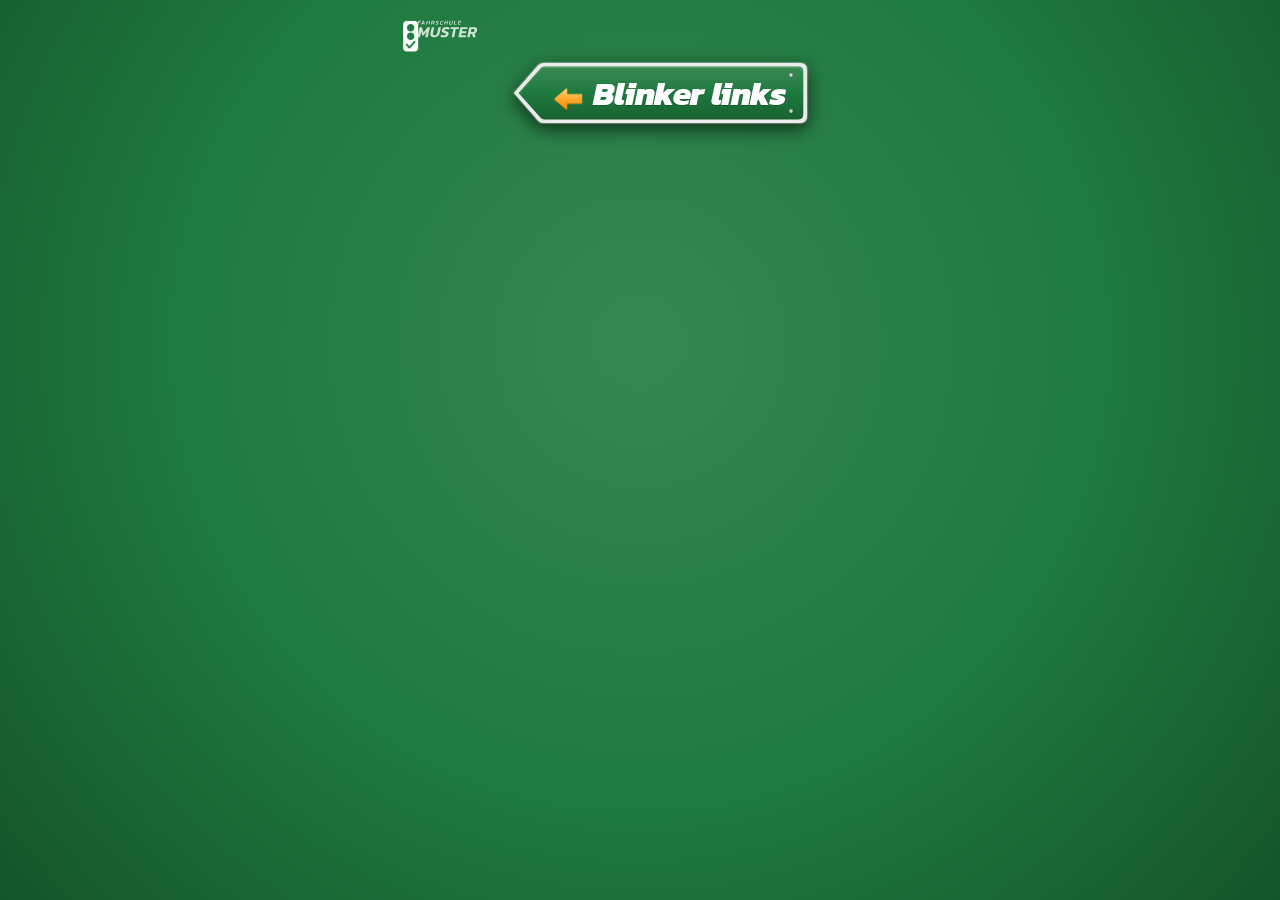
<file: index.html>
<!doctype html>
<html lang="de">
<head>
<meta charset="utf-8">
<meta name="viewport" content="width=device-width, initial-scale=1, viewport-fit=cover">
<meta name="theme-color" content="#1E7A3E">
<title>Blinker links – Fahrschule Muster</title>
<link rel="manifest" href="blinker-links.webmanifest">
<link rel="icon" type="image/svg+xml" href="icons/icon.svg">
<link rel="icon" type="image/png" sizes="64x64" href="icons/favicon.png">
<link rel="apple-touch-icon" href="icons/apple-touch-icon.png">
<meta name="apple-mobile-web-app-capable" content="yes">
<meta name="mobile-web-app-capable" content="yes">
<meta name="apple-mobile-web-app-title" content="Blinker links">
<meta name="apple-mobile-web-app-status-bar-style" content="default">
<link rel="preload" href="schrift/kanit-extrabolditalic.woff2" as="font" type="font/woff2" crossorigin>
<link rel="preload" href="schrift/kanit-regular.woff2" as="font" type="font/woff2" crossorigin>
<link rel="stylesheet" href="schrift/schrift.css">
<link rel="stylesheet" href="start/start.css">
<script src="kunde/kunde.js"></script>
<script>
// Intro nur beim ersten Öffnen je Sitzung (oder mit #intro in der Adresse); Klasse vor dem ersten Bild setzen
(function () {
  var k = 'mg:intro:blinker-links:' + ((window.KUNDE || {}).firma || ''), gesehen = null;
  try { gesehen = sessionStorage.getItem(k); } catch (e) { gesehen = '1'; }
  document.documentElement.classList.add(!gesehen || /^#intro\b/.test(location.hash) ? 'intro' : 'ohne-intro');
  var f = ((window.KUNDE || {}).farben || {}).haupt;
  if (f) { document.querySelector('meta[name="theme-color"]').content = f; document.documentElement.style.setProperty('--gruen', f); }
})();
</script>
</head>
<body>
<div class="seite">
  <section class="oben">
    <header class="kopf">
      <div class="logo" id="logo" role="img" aria-label="Fahrschule Muster"></div>
      <button class="ton" id="tonKnopf" type="button" aria-label="Ton an oder aus"></button>
    </header>
    <h1 class="titelzeile" id="titel">
      <span class="schild" id="titelSchild">
        <svg class="platte" viewBox="0 0 300 62" preserveAspectRatio="none" aria-hidden="true">
          <defs><linearGradient id="blech" x1="0" y1="0" x2="0" y2="1"><stop offset="0" class="hell"/><stop offset=".5" class="mitte"/><stop offset="1" class="dunkel"/></linearGradient></defs>
          <path d="M6 31 30 3.5Q32 1 35.5 1H292q7 0 7 7v46q0 7-7 7H35.5Q32 61 30 58.5Z" fill="#e9ece9"/>
          <path d="M10.5 31 32.6 6.2Q34 4.6 36.4 4.6H290.4q4.9 0 4.9 4.9v43q0 4.9-4.9 4.9H36.4Q34 57.4 32.6 55.8Z" fill="url(#blech)"/>
          <path d="M11.5 31 32.6 7.2Q34 5.6 36.4 5.6H290.4q3.9 0 3.9 3.9" fill="none" stroke="#fff" stroke-opacity=".18" stroke-width="1"/>
          <circle cx="283" cy="13" r="1.9" fill="#cfd5d0"/><circle cx="283" cy="49" r="1.9" fill="#cfd5d0"/>
          <circle cx="283" cy="13.4" r="1.9" fill="none" stroke="rgba(0,0,0,.25)" stroke-width=".6"/><circle cx="283" cy="49.4" r="1.9" fill="none" stroke="rgba(0,0,0,.25)" stroke-width=".6"/>
        </svg>
        <span class="inhalt">
          <svg class="pfeil" id="titelPfeil" viewBox="-1 -1 36 28" aria-hidden="true"><defs><linearGradient id="og" x1="0" y1="0" x2="0" y2="1"><stop offset="0" stop-color="#ffc354"/><stop offset=".55" stop-color="#ff9a1a"/><stop offset="1" stop-color="#f07d00"/></linearGradient></defs>
            <path d="M1 13 15 1v7h18v10H15v7z" fill="url(#og)" stroke="url(#og)" stroke-width="1.6" stroke-linejoin="round"/>
            <path d="M3.2 13 14 3.8" stroke="#fff" stroke-opacity=".45" stroke-width="1" stroke-linecap="round" fill="none"/></svg>
          <span class="name" id="titelName">Blinker links</span>
        </span>
      </span>
    </h1>
  </section>

  <section class="scheibe-rahmen" id="scheibe" aria-hidden="true"><div class="scheibe"></div></section>

  <main class="brett" id="brett">
    <div class="kombi" id="kombi">
      <div class="blink l" id="blinkL"><svg viewBox="0 0 34 26" aria-hidden="true"><path d="M1 13 15 1v7h18v10H15v7z"/></svg></div>
      <div class="blink r"><svg viewBox="0 0 34 26" aria-hidden="true"><path d="M33 13 19 1v7H1v10h18v7z"/></svg></div>
      <div class="mini l"><b id="statFahrten">–</b><span>Fahrten</span></div>
      <button class="mini r" id="statKartenKnopf" type="button" aria-label="Führerscheinmappe öffnen"><b id="statKarten">0</b><span>Karten<br>von 100</span><i><em id="statKartenBalken"></em></i></button>
      <div class="tacho" id="tacho" role="img" aria-label="Dein Bestwert"><svg id="tachoSvg" viewBox="0 0 200 200"></svg></div>
      <div class="lcd" id="lcd" hidden></div>
    </div>
    <div class="leuchten" id="leuchten" role="radiogroup" aria-label="Stufe wählen"></div>
    <a class="start" id="spielen" href="fahrschule-blinker-links/"><span><svg viewBox="0 0 24 24" aria-hidden="true"><path d="M12 3v8M7 6.3a7.5 7.5 0 1 0 10 0"/></svg><b>Go</b></span></a>
    <button class="mappe-knopf" id="mappeKnopf" type="button"><svg viewBox="0 0 20 16" aria-hidden="true"><rect x="1" y="2" width="12" height="12" rx="1.5"/><rect x="6" y="1" width="12" height="12" rx="1.5"/></svg><span>Führerscheinmappe</span><b>0/100</b></button>
    <footer class="fuss" id="fuss"></footer>
  </main>
</div>

<script src="start/basis.js"></script>
<script src="start/texte.js"></script>
<script src="start/takt.js"></script>
<script src="start/icon.js"></script>
<script src="start/start.js"></script>
<script src="klaenge/liste.js"></script>
<script src="start/klang.js"></script>
<script src="start/mappe.js"></script>
<script src="start/intro.js"></script>
<script>
if ('serviceWorker' in navigator && location.protocol !== 'file:') navigator.serviceWorker.register('sw.js').catch(function () {});
</script>
</body>
</html>
</file>
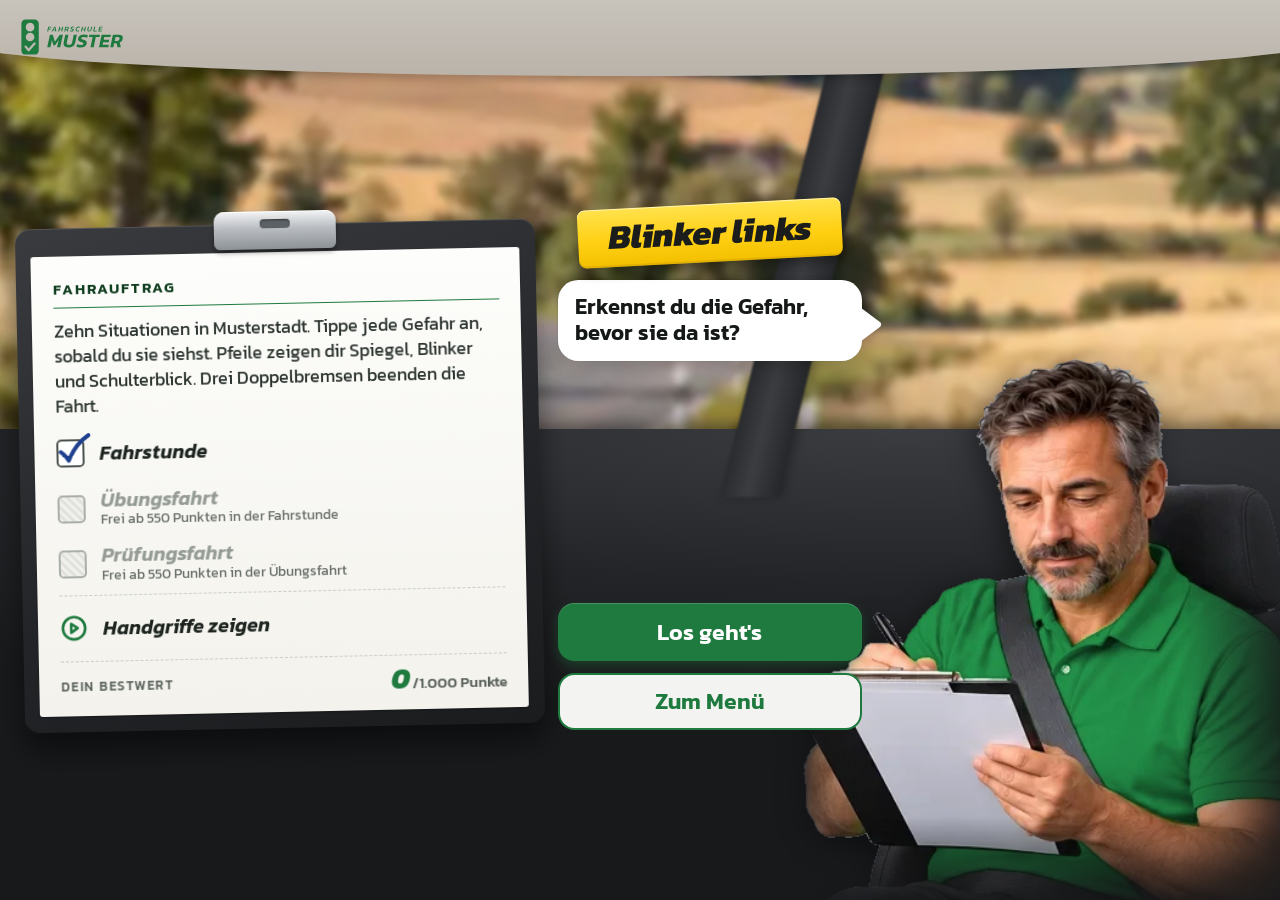
<file: fahrschule-blinker-links/index.html>
<!doctype html>
<html lang="de">
<head>
<meta charset="utf-8">
<meta name="viewport" content="width=device-width, initial-scale=1, viewport-fit=cover">
<meta name="theme-color" content="#1E7A3E">
<title>Blinker links – Fahrschule Muster</title>
<link rel="stylesheet" href="rahmen.css">
<link rel="preload" href="../schrift/kanit-extrabolditalic.woff2" as="font" type="font/woff2" crossorigin>
<link rel="preload" href="../schrift/kanit-regular.woff2" as="font" type="font/woff2" crossorigin>
<link rel="stylesheet" href="../schrift/schrift.css">
<link rel="stylesheet" href="blinker.css">
<link rel="icon" type="image/svg+xml" href="../icons/icon.svg">
<link rel="icon" type="image/png" sizes="64x64" href="../icons/favicon.png">
<!-- App-Installation auch direkt aus dem Spiel (gleiche App wie die Startseite) -->
<link rel="manifest" href="../blinker-links.webmanifest">
<link rel="apple-touch-icon" href="../icons/apple-touch-icon.png">
<meta name="apple-mobile-web-app-capable" content="yes">
<meta name="mobile-web-app-capable" content="yes">
<meta name="apple-mobile-web-app-title" content="Blinker links">
</head>
<body>
<!-- Kundendaten liegen einmal für die ganze Sammlung in ../kunde/ (Startseite und Spiel) -->
<script src="../kunde/kunde.js"></script>
<script>window.KUNDE.startseite = window.KUNDE.startseite || '../';</script>
<script src="rahmen.js"></script>
<script src="../start/basis.js"></script>
<script src="../start/takt.js"></script>
<!-- Ton (Phase 4): Liste aus Material/Skripte/blinker-ton.py, Steuerung für Startseite und Spiel -->
<script src="../klaenge/liste.js"></script>
<script src="../start/klang.js"></script>
<!-- texte.js erzeugt Material/Skripte/texte-bauen.py (nicht von Hand ändern) -->
<script src="daten.js"></script>
<script src="texte.js"></script>
<script src="bilder.js"></script>
<script src="szene.js"></script>
<script src="schirme.js"></script>
<script src="vorlagen.js"></script>
<script src="spiel.js"></script>
<script>
// Service Worker der Sammlung (eine Ebene höher, gilt für Startseite und Spiel) – auch wenn das Spiel direkt geöffnet wird
if ('serviceWorker' in navigator && location.protocol !== 'file:') navigator.serviceWorker.register('../sw.js', { scope: '../' }).catch(function () {});
</script>
</body>
</html>
</file>
<file: schrift/schrift.css>
/* Schrift der Sammlung „Blinker links“: nur Kanit (SIL Open Font License 1.1, siehe OFL-Kanit.txt) – Logo-Schrift der
   Musterfirma, in keinem anderen Baukasten verwendet. Teilmenge Latein + Deutsch als WOFF2, erzeugt mit
   node Material/Skripte/schrift-woff2.js Material/Schriften/Kanit <tmp> Kanit Kanit-Light.ttf:300 … Kanit-ExtraBoldItalic.ttf:800
   Schnitte: 300 Footer, 400 Text, 500 Tafeln/Schalter, 600 Knöpfe/Zahlen, 600 kursiv Stufen-Schilder, 800 kursiv Titel/Band/Punkte.
   Andere Gewichte nehmen den nächsten Schnitt. */
@font-face { font-family: 'Kanit'; font-style: normal; font-weight: 300; font-display: swap;
  src: url('kanit-light.woff2') format('woff2'); unicode-range: U+0020-007E, U+00A0-00FF, U+0152-0153, U+1E9E, U+2013-2014, U+2018-201A, U+201C-201E, U+2022, U+2026, U+20AC, U+2190, U+2192, U+2212, U+2248; }
@font-face { font-family: 'Kanit'; font-style: normal; font-weight: 400; font-display: swap;
  src: url('kanit-regular.woff2') format('woff2'); unicode-range: U+0020-007E, U+00A0-00FF, U+0152-0153, U+1E9E, U+2013-2014, U+2018-201A, U+201C-201E, U+2022, U+2026, U+20AC, U+2190, U+2192, U+2212, U+2248; }
@font-face { font-family: 'Kanit'; font-style: normal; font-weight: 500; font-display: swap;
  src: url('kanit-medium.woff2') format('woff2'); unicode-range: U+0020-007E, U+00A0-00FF, U+0152-0153, U+1E9E, U+2013-2014, U+2018-201A, U+201C-201E, U+2022, U+2026, U+20AC, U+2190, U+2192, U+2212, U+2248; }
@font-face { font-family: 'Kanit'; font-style: normal; font-weight: 600 700; font-display: swap;
  src: url('kanit-semibold.woff2') format('woff2'); unicode-range: U+0020-007E, U+00A0-00FF, U+0152-0153, U+1E9E, U+2013-2014, U+2018-201A, U+201C-201E, U+2022, U+2026, U+20AC, U+2190, U+2192, U+2212, U+2248; }
@font-face { font-family: 'Kanit'; font-style: italic; font-weight: 500 700; font-display: swap;
  src: url('kanit-semibolditalic.woff2') format('woff2'); unicode-range: U+0020-007E, U+00A0-00FF, U+0152-0153, U+1E9E, U+2013-2014, U+2018-201A, U+201C-201E, U+2022, U+2026, U+20AC, U+2190, U+2192, U+2212, U+2248; }
@font-face { font-family: 'Kanit'; font-style: italic; font-weight: 800 900; font-display: swap;
  src: url('kanit-extrabolditalic.woff2') format('woff2'); unicode-range: U+0020-007E, U+00A0-00FF, U+0152-0153, U+1E9E, U+2013-2014, U+2018-201A, U+201C-201E, U+2022, U+2026, U+20AC, U+2190, U+2192, U+2212, U+2248; }
</file>
<file: start/start.css>
/* Startseite „Blinker links“ – Layout A „Cockpit“ mit Titel V3 „Wegweiser“ (MZ, 28.10.2026).
   Oben heller Himmel mit Logo (links) und Titel-Schild, darunter der Blick durch die Scheibe, dann das Armaturenbrett:
   Kombiinstrument (Blinkerpfeile, Fahrten, Karten, Tacho mit Bestwert, Anzeige), Kontrollleuchten je Stufe, Startknopf.
   Hochformat: eine Spalte (max. 520 px breit, Rest dunkel). Flaches Querformat: zwei Spalten (links Titel + Scheibe). */
:root {
  --gruen: #1E7A3E;
  --gruen-hell: color-mix(in srgb, var(--gruen), #fff 12%);
  --gruen-dunkel: color-mix(in srgb, var(--gruen), #000 20%);
  --licht: #3ddc6f; --orange: #ff9a1a;
  --rauschen: url("data:image/svg+xml,%3Csvg xmlns='http://www.w3.org/2000/svg' width='180' height='180'%3E%3Cfilter id='n'%3E%3CfeTurbulence type='fractalNoise' baseFrequency='.85' numOctaves='3' stitchTiles='stitch'/%3E%3CfeColorMatrix values='0 0 0 0 0 0 0 0 0 0 0 0 0 0 0 0 0 0 .16 0'/%3E%3C/filter%3E%3Crect width='100%25' height='100%25' filter='url(%23n)'/%3E%3C/svg%3E");
  --fein: url("data:image/svg+xml,%3Csvg xmlns='http://www.w3.org/2000/svg' width='180' height='180'%3E%3Cfilter id='n'%3E%3CfeTurbulence type='fractalNoise' baseFrequency='.75' numOctaves='3' stitchTiles='stitch'/%3E%3CfeColorMatrix values='0 0 0 0 0 0 0 0 0 0 0 0 0 0 0 0 0 0 .07 0'/%3E%3C/filter%3E%3Crect width='100%25' height='100%25' filter='url(%23n)'/%3E%3C/svg%3E");
  /* Tacho-Größe: wächst mit der Breite, schrumpft auf niedrigen Bildschirmen */
  --t: clamp(150px, min(54vw, 26vh), 212px);
}
* { box-sizing: border-box; margin: 0; padding: 0; }
html, body { min-height: 100%; }
body {
  background: #111214; color: #1d2420; font-family: 'Kanit', 'Segoe UI', Arial, sans-serif;
  -webkit-tap-highlight-color: transparent; -webkit-font-smoothing: antialiased; overflow-x: hidden;
}
.seite {
  position: relative; max-width: 520px; margin: 0 auto; min-height: 100vh; min-height: 100dvh;
  display: flex; flex-direction: column; background: #16181a; overflow: hidden;
  box-shadow: 0 0 60px rgba(0,0,0,.5);
}

/* ---------- oben: Himmel, Logo, Titel ---------- */
.oben {
  position: relative; z-index: 2; flex: none; padding-bottom: 16px;
  background: var(--fein), linear-gradient(#ecebe7, #dddbd5); background-size: 180px, auto;
}
.kopf {
  display: flex; justify-content: space-between; align-items: center; height: 58px;
  padding: 0 16px; padding-top: env(safe-area-inset-top, 0px); padding-left: max(16px, env(safe-area-inset-left, 0px));
}
.logo { height: 30px; display: flex; align-items: center; }
.logo svg, .logo img { height: 30px; width: auto; display: block; }
.logo svg { --mf-zeichen: var(--gruen); --mf-schrift: var(--gruen); }
.logo svg path { transition: fill .5s ease; }
.ton {
  width: 36px; height: 36px; border-radius: 50%; border: 0; cursor: pointer; flex: none;
  display: grid; place-items: center; background: color-mix(in srgb, var(--gruen), transparent 88%);
  transition: transform .18s ease, background-color .18s ease;
}
.ton svg { width: 18px; height: 18px; fill: var(--gruen); }
.ton:hover { transform: scale(1.08); }
.ton:active { transform: scale(.92); }

.titelzeile { display: flex; justify-content: center; margin-top: 4px; font-weight: inherit; }
.schild {
  position: relative; display: block; width: min(300px, 84vw); height: 62px;
  filter: drop-shadow(0 3px 3px rgba(0,0,0,.28)) drop-shadow(0 1px 0 rgba(0,0,0,.25));
}
.schild .platte { position: absolute; inset: 0; width: 100%; height: 100%; overflow: visible; }
.schild stop.hell { stop-color: var(--gruen-hell); } .schild stop.mitte { stop-color: var(--gruen); } .schild stop.dunkel { stop-color: var(--gruen-dunkel); }
.schild .inhalt { position: absolute; left: 12.5%; right: 5%; top: 0; bottom: 0; display: flex; align-items: center; justify-content: center; gap: 10px; }
.schild .pfeil { width: 30px; height: 23px; flex: none; overflow: visible; filter: drop-shadow(0 1px 0 rgba(0,0,0,.25)); }
.schild .name { font: italic 800 clamp(27px, 8.8vw, 33px)/1 'Kanit', sans-serif; letter-spacing: -.4px; color: #fff; text-shadow: 0 1px 0 rgba(0,0,0,.18); white-space: nowrap; }
/* Slogan unter dem Schild entfernt (MZ, 29.10.2026) – Titel steht dafür mit gleichem Luftraum oben und unten */

/* ---------- Blick durch die Scheibe ---------- */
.scheibe-rahmen {
  position: relative; flex: 1 1 84px; min-height: 84px; max-height: 30vh;   /* Phase-5-Korrektur: wächst nur in freien Platz – Startseite 375 × 812 ohne Scrollen */
  background: linear-gradient(#2b2d30, #1d1f22);
}
.scheibe {
  position: absolute; inset: 0; background: url(scheibe.webp) center 30%/cover;
  clip-path: polygon(7% 0, 93% 0, 100% 100%, 0 100%);
}
.scheibe::after { content: ""; position: absolute; inset: 0; background: linear-gradient(rgba(0,0,0,.28), rgba(0,0,0,0) 22%, rgba(0,0,0,0) 70%, rgba(0,0,0,.35)); }

/* ---------- Armaturenbrett ---------- */
.brett {
  position: relative; z-index: 1; flex: none; margin-top: -30px; padding: 30px 14px 0;
  border-radius: 50% 50% 0 0 / 40px 40px 0 0; display: flex; flex-direction: column; align-items: stretch;
  background: var(--rauschen), linear-gradient(#2c2f33, #1b1d20 90px, #141517); background-size: 180px, auto;
  box-shadow: 0 -6px 14px rgba(0,0,0,.45), inset 0 1.5px 0 rgba(255,255,255,.12);
}
.brett::before {
  content: ""; position: absolute; left: 10px; right: 10px; top: 9px; height: 60px; pointer-events: none;
  border-top: 1.6px dashed color-mix(in srgb, var(--gruen), #fff 25%); opacity: .75; border-radius: 50% 50% 0 0 / 34px 34px 0 0;
}
/* Kombi-Instrument (MZ, 29.10.2026): Tacho und Zahlen mittig. Mit Anzeigezeile (nach Fahrten) oben/unten je 7 px, ohne Zeile
   (.ohne-lcd, vor der ersten Fahrt) ist das Instrument flacher und der Tacho sitzt mit je 14 px Luft in der Mitte.
   Fahrten/Karten: senkrecht um die Tacho-Mitte, waagerecht mittig zwischen Rand und Tacho. */
.kombi {
  --oben: 7px;
  position: relative; height: calc(var(--t) + 42px); border-radius: 26px 26px 20px 20px;
  background: radial-gradient(ellipse at 50% 0, #1d2124, #0b0d0e 70%);
  box-shadow: inset 0 10px 18px rgba(0,0,0,.8), inset 0 0 0 1px rgba(255,255,255,.06), 0 1px 0 rgba(255,255,255,.07);
}
.kombi.ohne-lcd { --oben: 14px; height: calc(var(--t) + 28px); }
.tacho { position: absolute; left: 50%; top: var(--oben); width: var(--t); height: var(--t); margin-left: calc(var(--t) / -2); }
.tacho svg { width: 100%; height: 100%; display: block; overflow: visible; }
.blink { position: absolute; top: 20px; width: 34px; height: 26px; }
.blink.l { left: 20px; } .blink.r { right: 20px; }
.blink svg { width: 100%; height: 100%; display: block; }
.blink.r svg path { fill: #26302a; }
.blink.l svg path { fill: #26302a; }
.blink.l .an { fill: var(--licht); }
.mini { position: absolute; top: calc(var(--oben) + var(--t) / 2 - 22px); width: 60px; text-align: center; color: #cfd6d2; }
.mini.l { left: max(4px, calc(25% - var(--t) / 4 - 30px)); } .mini.r { right: max(4px, calc(25% - var(--t) / 4 - 30px)); }
.mini b { display: block; font: 600 21px/1 'Kanit', sans-serif; color: #fff; font-variant-numeric: tabular-nums; }
.mini span { font: 400 9.5px/1.2 'Kanit', sans-serif; color: #8e9893; letter-spacing: .3px; }
.mini i { display: block; height: 4px; border-radius: 2px; background: #2b302d; margin: 6px 4px 0; overflow: hidden; }
.mini i em { display: block; height: 100%; width: 0; background: var(--licht); transition: width 1s ease .6s; }
.lcd {
  position: absolute; left: 44px; right: 44px; bottom: 7px; height: 28px; border-radius: 7px; padding: 0 8px;
  background: linear-gradient(#0f1513, #09100c); box-shadow: inset 0 0 0 1px rgba(61,220,111,.18);
  display: flex; align-items: center; justify-content: center; gap: 6px; white-space: nowrap; overflow: hidden;
  font: 400 10.5px 'Kanit', sans-serif; color: #bfe9cb; letter-spacing: .2px;
}
.lcd b { font-weight: 600; color: #fff; }
.lcd[hidden] { display: none; }

.leuchten { display: flex; gap: 8px; margin-top: 12px; }
.leuchte {
  flex: 1; border: 0; border-radius: 12px; padding: 8px 4px 7px; text-align: center; cursor: pointer; font: inherit;
  background: linear-gradient(#101213, #0b0c0d); color: inherit; position: relative;
  box-shadow: inset 0 1px 3px rgba(0,0,0,.8), 0 1px 0 rgba(255,255,255,.06);
  transition: transform .18s ease, box-shadow .25s ease;
}
.leuchte svg { width: 30px; height: 30px; display: block; margin: 0 auto 4px; fill: none; stroke: var(--licht); stroke-width: 2.2; stroke-linecap: round; stroke-linejoin: round; filter: drop-shadow(0 0 3px rgba(61,220,111,.8)); }
.leuchte span { display: block; font: 400 10.5px 'Kanit', sans-serif; color: #aab4ae; }
.leuchte b { display: block; font: 600 17px/1.15 'Kanit', sans-serif; color: #fff; font-variant-numeric: tabular-nums; }
.leuchte.an { box-shadow: inset 0 1px 3px rgba(0,0,0,.8), 0 0 0 1.5px var(--licht), 0 0 12px rgba(61,220,111,.35); }
.leuchte:not(.aus):hover { transform: translateY(-2px); }
.leuchte:not(.aus):active { transform: scale(.96); }
.leuchte.aus { cursor: default; }
.leuchte.aus svg { stroke: #3a403c; filter: none; }
.leuchte.aus span { color: #59605b; } .leuchte.aus b { color: #3f4541; }

.start {
  display: block; align-self: center; margin: clamp(12px, 2.4vh, 22px) 0 clamp(16px, 2.6vh, 26px);   /* unten mehr Luft zur Mappe (MZ, 29.10.2026) */ width: clamp(88px, 12.5vh, 108px); aspect-ratio: 1; border-radius: 50%; padding: 7px;
  background: conic-gradient(from 200deg, #9aa0a3, #e9ecee, #7d8386, #d7dadc, #8a9093, #f2f4f5, #9aa0a3);
  box-shadow: 0 8px 16px rgba(0,0,0,.6); text-decoration: none; transition: transform .2s ease;
}
.start > span {
  width: 100%; height: 100%; border-radius: 50%; display: flex; flex-direction: column; align-items: center; justify-content: center; color: #fff;
  background: radial-gradient(circle at 50% 35%, #2b2f31, #0e1011 70%);
  box-shadow: inset 0 0 0 2.5px var(--licht), 0 0 14px rgba(61,220,111,.55), inset 0 0 12px rgba(61,220,111,.35);
  animation: startGlimmen 2.6s ease-in-out infinite;
}
.start svg { width: 18px; height: 18px; fill: none; stroke: var(--licht); stroke-width: 2.4; stroke-linecap: round; margin-bottom: 1px; }
.start b { font: 600 30px/1 'Kanit', sans-serif; letter-spacing: .5px; margin-bottom: 4px; }   /* „Go“ (MZ, 29.10.2026) */
.start:hover { transform: scale(1.05); }
.start:active { transform: scale(.95); }
/* Leerlauf (MZ, 29.10.2026): alle 2,8s ein kurzer Vibrations-Stoß (ca. 0,4s, 1–1,5 px, höchstens ±0,8°), dazwischen Ruhe.
   Erst nach dem Intro (html.intro fehlt), ohne Intro nach dem Hereingleiten. Darüberfahren/Fokus/Antippen: Motor still, Knopf wächst bzw. drückt sich.
   Bewegung reduzieren: keine Vibration, nur das sanfte Aufleuchten (startGlimmen). Keine echte Handy-Vibration. */
html:not(.intro) .start > span { animation: startGlimmen 2.6s ease-in-out infinite, leerlauf 2.8s linear 1.4s infinite; }
html:not(.intro) .start:hover > span, html:not(.intro) .start:focus-visible > span, html:not(.intro) .start:active > span { animation: startGlimmen 2.6s ease-in-out infinite; }
@keyframes leerlauf {
  0%, 85%, 100% { transform: none; }
  86.5% { transform: translate(1px, -.5px) rotate(.6deg); }
  88% { transform: translate(-1px, .5px) rotate(-.7deg); }
  89.5% { transform: translate(1.5px, 0) rotate(.8deg); }
  91% { transform: translate(-1.5px, .5px) rotate(-.8deg); }
  92.5% { transform: translate(1px, -.5px) rotate(.5deg); }
  94% { transform: translate(-1px, 0) rotate(-.4deg); }
  95.5% { transform: translate(.5px, .5px) rotate(.2deg); }
  97% { transform: translate(-.5px, 0) rotate(-.1deg); }
}
@keyframes startGlimmen { 0%, 100% { box-shadow: inset 0 0 0 2.5px var(--licht), 0 0 14px rgba(61,220,111,.55), inset 0 0 12px rgba(61,220,111,.35); }
  50% { box-shadow: inset 0 0 0 2.5px var(--licht), 0 0 22px rgba(61,220,111,.75), inset 0 0 16px rgba(61,220,111,.5); } }

.fuss {
  margin-top: auto; padding: 10px 6px max(12px, env(safe-area-inset-bottom, 0px));
  font: 300 9.5px/1.55 'Kanit', sans-serif; text-align: center; color: #7f8883;
  display: flex; flex-direction: column; align-items: center; user-select: text;
}
.fuss u { text-underline-offset: 2px; }

/* ---------- sanftes Erscheinen (gestaffelt) ---------- */
@keyframes rein { from { opacity: 0; transform: translateY(10px); } to { opacity: 1; transform: none; } }
@keyframes einblenden { from { opacity: 0; } to { opacity: 1; } }
html.ohne-intro .kopf, html.ohne-intro .titelzeile { animation: rein .55s ease-out both; }
html.ohne-intro .titelzeile { animation-delay: .08s; }
html.ohne-intro .titelzeile .pfeil { animation: einblenden .8s ease-out .35s both; }
html.ohne-intro .kombi { animation: rein .6s ease-out .2s both; }
html.ohne-intro .leuchte { animation: rein .5s ease-out both; }
html.ohne-intro .leuchte:nth-child(1) { animation-delay: .32s; } html.ohne-intro .leuchte:nth-child(2) { animation-delay: .4s; } html.ohne-intro .leuchte:nth-child(3) { animation-delay: .48s; }
html.ohne-intro .start { animation: rein .55s ease-out .56s both; }
html.ohne-intro .fuss { animation: einblenden .6s ease-out .7s both; }

/* ---------- Intro (start/intro.js) ---------- */
html.intro body { overflow: hidden; }
/* Logo und Titel liegen während des Intros über der grünen Fläche (die Fläche liegt über Himmel, Scheibe und Brett) */
html.intro .oben { z-index: auto; }
html.intro .kopf, html.intro .titelzeile { position: relative; z-index: 60; }
html.intro .ton { opacity: 0; }
html.intro-logo-weiss .logo svg { --mf-zeichen: #fff; --mf-schrift: #fff; }
.logo svg g { transition: fill .5s ease; }
html.intro .logo, html.intro .titelzeile, html.intro .brett, html.intro .scheibe-rahmen { opacity: 0; }
.introbuehne { position: fixed; inset: 0; z-index: 50; pointer-events: auto; cursor: pointer; }
.introbuehne .flaeche { position: absolute; left: 0; right: 0; top: 0; bottom: 0; }
.introbuehne .icon { position: absolute; left: 0; top: 0; overflow: visible; }
.introbuehne .flieger, .introflieger .flieger { position: absolute; left: 0; top: 0; overflow: visible; transform-origin: 0 0; will-change: transform; }
/* Phase-5-Korrektur: Flieger über Titel/Logo (Pfeil verschwand hinter dem Schild); Schild hebt sich auf der grünen Fläche ab */
.introflieger { position: fixed; inset: 0; z-index: 70; pointer-events: none; }
.schild { transition: filter .5s ease; }
html.intro-logo-weiss .schild { filter: drop-shadow(0 0 1.2px rgba(255,255,255,.95)) drop-shadow(0 5px 9px rgba(0,0,0,.5)) drop-shadow(0 1px 1px rgba(0,0,0,.4)); }

/* ---------- flaches Querformat: zwei Spalten ---------- */
@media (orientation: landscape) and (max-height: 560px) {
  :root { --t: clamp(120px, 46vh, 190px); }
  .seite { max-width: none; display: grid; grid-template-columns: minmax(0, 1fr) minmax(0, 1.08fr); grid-template-rows: auto 1fr; }
  .oben { grid-column: 1; grid-row: 1; padding-bottom: 6px; }
  .kopf { height: 48px; }
  .scheibe-rahmen { grid-column: 1; grid-row: 2; max-height: none; min-height: 0; }
  .brett { grid-column: 2; grid-row: 1 / 3; margin-top: 0; border-radius: 0; padding: 10px 14px 0; display: grid;
    grid-template-columns: 1fr auto; grid-template-rows: auto auto 1fr; column-gap: 12px; align-items: start; }
  .brett::before { display: none; }
  .kombi { grid-column: 1 / 3; }
  .leuchten { grid-column: 1; margin-top: 8px; }
  .leuchte { padding: 5px 3px; }
  .leuchte svg { width: 22px; height: 22px; margin-bottom: 1px; }
  .start { grid-column: 2; grid-row: 2; margin: 6px 0 0; width: 76px; }
  .start b { font-size: 25px; }
  .fuss { grid-column: 1 / 3; grid-row: 3; align-self: end; padding-top: 4px; font-size: 8.5px; }
}
/* mittlere Hochformate (z. B. 360 × 740, 412 × 780 mit Browserleisten, Phase-5-Korrektur): etwas engere Abstände, damit nichts scrollt */
@media (orientation: portrait) and (min-height: 661px) and (max-height: 800px) {
  .kopf { height: 50px; }
  .scheibe-rahmen { min-height: 70px; }
  .leuchten { margin-top: 9px; }
  .leuchte { padding: 6px 4px 5px; }
  .leuchte svg { width: 26px; height: 26px; margin-bottom: 3px; }
  .start { width: clamp(84px, 11.5vh, 96px); margin: 10px 0 16px; }
  .fuss { padding-top: 8px; }
}
/* sehr niedrige Hochformate (z. B. 320 × 568): Scheibe schmaler, kleinere Abstände */
@media (orientation: portrait) and (max-height: 660px) {
  :root { --t: clamp(140px, min(50vw, 25vh), 190px); }
  .kopf { height: 50px; }
  .scheibe-rahmen { flex-basis: 64px; min-height: 60px; }   /* 29.10.2026: „Go“ ganz sichtbar auf 320 × 568 */
  .leuchten { margin-top: 9px; }
  .leuchte { padding: 6px 3px 5px; }
  .leuchte svg { width: 24px; height: 24px; margin-bottom: 2px; }
  .start { width: 80px; margin: 10px 0 10px; }
  .start b { font-size: 25px; }
  .oben { padding-bottom: 10px; }
  .fuss { padding-top: 6px; }
}
/* Kleine Runde 29.10.2026 (Spielertest 320 × 640: Fußzeile abgeschnitten): Hochformate bis 700 px Höhe (320 × 640, 375 × 667) etwas
   dichter – kleinerer Tacho, engere Abstände, Fußzeile enger gesetzt; die Scheibe nimmt weiter den freien Rest */
@media (orientation: portrait) and (max-height: 700px) {
  :root { --t: clamp(140px, min(50vw, 23vh), 190px); }
  .kopf { height: 46px; }
  .oben { padding-bottom: 8px; }
  .scheibe-rahmen { flex-basis: 56px; min-height: 52px; }
  .leuchten { margin-top: 7px; }
  .start { margin: 8px 0 6px; }
  .fuss { padding-top: 4px; padding-bottom: max(6px, env(safe-area-inset-bottom, 0px)); line-height: 1.45; }
}
/* Bewegung reduzieren (start.js setzt html.ruhig auch bei prefers-reduced-motion): nur weiche Einblendungen, kein Hereingleiten */
html.ruhig .kopf, html.ruhig .titelzeile, html.ruhig .kombi, html.ruhig .leuchte, html.ruhig .start { animation-name: einblenden !important; }
html.ruhig .start > span { animation: startGlimmen 2.6s ease-in-out infinite !important; }   /* Bewegung reduzieren: nur Aufleuchten, keine Vibration */
html.ruhig .leuchte, html.ruhig .start, html.ruhig .ton { transition: none; transform: none !important; }
/* ---------- Führerscheinmappe (Phase 2b) ---------- */
button.mini { border: 0; padding: 0; background: none; font: inherit; cursor: pointer; border-radius: 10px; transition: transform .2s ease; }
button.mini:hover { transform: translateY(-1px); } button.mini:active { transform: scale(.95); }
button.mini:focus-visible, .mappe-knopf:focus-visible, .mappe button:focus-visible { outline: 2px solid var(--licht); outline-offset: 2px; }
.mappe-knopf { align-self: center; display: flex; align-items: center; gap: 8px; margin: 0 0 2px; padding: 6px 14px 6px 11px; border-radius: 18px;
  border: 1px solid #3a403c; background: linear-gradient(#24282b, #17191b); color: #dfe5e1; font: 400 13px/1 'Kanit', sans-serif; cursor: pointer;
  box-shadow: 0 2px 6px rgba(0,0,0,.45), inset 0 1px 0 rgba(255,255,255,.07); transition: transform .2s ease, border-color .2s; animation: einblenden .6s ease-out .9s both; }
.mappe-knopf svg { width: 18px; height: 15px; fill: #2b302d; stroke: var(--licht); stroke-width: 1.3; }
.mappe-knopf b { font-weight: 600; color: var(--licht); font-variant-numeric: tabular-nums; }
.mappe-knopf:hover { transform: translateY(-1px); border-color: var(--licht); } .mappe-knopf:active { transform: scale(.96); }
.mappe { position: fixed; inset: 0; z-index: 50; display: flex; flex-direction: column; background: #eef1ee; color: #1d2420;
  opacity: 0; transform: translateY(18px); transition: opacity .26s ease, transform .26s ease; }
.mappe.rein { opacity: 1; transform: none; }
.mappe[hidden] { display: none; }
.m-kopf { display: flex; align-items: center; gap: 10px; padding: max(10px, env(safe-area-inset-top, 0px)) 12px 8px; background: var(--gruen); color: #fff; }
.m-kopf h2 { flex: 1; margin: 0; font: italic 800 19px/1.1 'Kanit', sans-serif; letter-spacing: .2px; }
.m-zahl { font: 400 14px/1 'Kanit', sans-serif; } .m-zahl b { font-size: 20px; font-weight: 600; }
.m-zu { width: 38px; height: 38px; border-radius: 50%; border: 0; background: rgba(255,255,255,.16); cursor: pointer; display: grid; place-items: center; }
.m-zu svg { width: 22px; height: 22px; fill: none; stroke: #fff; stroke-width: 2.6; stroke-linecap: round; stroke-linejoin: round; }
.m-balken { height: 5px; background: rgba(0,0,0,.12); } .m-balken i { display: block; height: 100%; background: #ff9a1a; }
.m-inhalt { flex: 1; overflow-y: auto; padding: 6px 12px max(16px, env(safe-area-inset-bottom, 0px)); -webkit-overflow-scrolling: touch; }
.m-gebiet h3 { margin: 14px 2px 8px; font: 600 15px/1 'Kanit', sans-serif; color: var(--gruen); display: flex; justify-content: space-between; }
.m-gebiet h3 span { font-weight: 400; color: #5d665f; font-size: 13px; }
.m-karten { display: grid; grid-template-columns: repeat(auto-fill, minmax(min(100%, 148px), 1fr)); gap: 9px; }
.m-karte { position: relative; display: block; width: 100%; min-height: 118px; padding: 0; border: 0; text-align: left; background: none; font: inherit; color: inherit;
  perspective: 700px; cursor: pointer; animation: m-rein .45s ease-out both; }
.m-karte > span { position: absolute; inset: 0; display: flex; flex-direction: column; gap: 5px; padding: 10px 11px; border-radius: 10px; overflow: hidden;
  background: #fff; box-shadow: 0 1px 3px rgba(0,0,0,.18), inset 0 0 0 1px rgba(0,0,0,.06); backface-visibility: hidden; transition: transform .45s ease; }
.m-karte .vorn { border-top: 4px solid var(--gruen); }
.m-karte .hinten { transform: rotateY(180deg); background: #f8faf8; border-top: 4px solid #ff9a1a; }
.m-karte.auf .vorn { transform: rotateY(-180deg); } .m-karte.auf .hinten { transform: none; }
.m-karte b { font: 600 13.5px/1.2 'Kanit', sans-serif; color: var(--gruen); }
.m-karte span span { font: 400 12.5px/1.32 'Kanit', sans-serif; }
.m-karte .hinten span { font-size: 11.5px; line-height: 1.3; overflow-y: auto; }
.m-karte i { margin-top: auto; font: 400 10.5px/1.2 'Kanit', sans-serif; color: #5d665f; font-style: normal; }
.m-karte.auf { min-height: 168px; }
.m-karte.zu { cursor: default; }
.m-karte.zu .vorn { background: #e2e6e3; border-top-color: #b9c0bb; box-shadow: inset 0 0 0 1px rgba(0,0,0,.05); }
.m-karte.zu b { color: #6d756f; }
.m-karte .verdeckt { display: flex; flex-direction: column; gap: 6px; margin-top: 4px; }
.m-karte .verdeckt i { display: block; height: 7px; border-radius: 4px; background: #cdd3ce; margin: 0; } .m-karte .verdeckt i:nth-child(2) { width: 82%; } .m-karte .verdeckt i:nth-child(3) { width: 58%; }
@keyframes m-rein { from { opacity: 0; transform: translateY(10px) rotateX(-12deg); } }
html.mappe-offen { overflow: hidden; }
@media (orientation: landscape) and (max-height: 560px) {
  .mappe-knopf { display: none; }   /* quer: kein Platz im Raster – die Mappe öffnet über den Kartenzähler im Kombi-Instrument */
  .m-karten { grid-template-columns: repeat(auto-fill, minmax(170px, 1fr)); }
}
@media (orientation: portrait) and (max-height: 660px) { .mappe-knopf { padding: 4px 12px 4px 9px; font-size: 12px; margin: 0 0 2px; } }
html.ruhig .mappe, html.ruhig .m-karte > span { transition: opacity .2s; transform: none !important; }
html.ruhig .m-karte { animation-name: einblenden; }
html.ruhig .m-karte.auf .vorn { opacity: 0; } html.ruhig .m-karte .hinten { opacity: 0; } html.ruhig .m-karte.auf .hinten { opacity: 1; }
html.ruhig .mappe-knopf { animation-name: einblenden; transition: none; }

/* Phase 3: Kopf der Mappe aus dem gestalteten Leder (Kundenfarbe), Stempel neben dem Zähler */
.m-kopf.leder { background: var(--leder) center 40% / 160% auto, var(--gruen); box-shadow: inset 0 -1px 0 rgba(0,0,0,.25); text-shadow: 0 1px 2px rgba(0,0,0,.35); }
.m-stempel { width: 26px; height: auto; transform: rotate(-12deg); filter: drop-shadow(0 1px 2px rgba(0,0,0,.4)); animation: stempel .5s ease-out .2s both; }
@keyframes stempel { from { opacity: 0; transform: rotate(-12deg) scale(1.4); } }
@media (prefers-reduced-motion: reduce) { .m-stempel { animation: none; } }

/* Spielertest 29.10.2026: gesperrte Stufe mit Hinweis statt Bestwert (zwei Zeilen, gleiche Höhe wie die Zahl) */
.leuchte b.frei-ab { font: 400 9.5px/1.1 'Kanit', sans-serif; color: #7d857f; padding: 0 2px; min-height: 19.5px; display: flex; align-items: center; justify-content: center; }
</file>
<file: fahrschule-blinker-links/rahmen.css>
/* Rahmen für alle Mini-Games: Spielfläche, Anzeige oben, Start- und Endbild.
   Die Farben setzt rahmen.js aus kunde/kunde.js. */
* { box-sizing: border-box; }
html, body {
  margin: 0; height: 100%; overflow: hidden;
  background: var(--dunkel, #151922); color: var(--hell, #fff);
  font-family: system-ui, -apple-system, "Segoe UI", Roboto, Arial, sans-serif;
  -webkit-tap-highlight-color: transparent; user-select: none; -webkit-user-select: none;
}
canvas#feld { position: fixed; inset: 0; width: 100%; height: 100%; display: block; touch-action: none; }

/* ---------- Anzeige oben ---------- */
#anzeige {
  position: fixed; left: 0; right: 0; top: 0; height: 48px; padding: 0 10px;
  display: flex; align-items: center; gap: 10px; pointer-events: none;
  font-weight: 700; font-size: 16px; text-shadow: 0 1px 3px rgba(0,0,0,.6);
}
#anzeige .links { flex: 1; white-space: nowrap; overflow: hidden; text-overflow: ellipsis; }
#anzeige .rechts { white-space: nowrap; font-variant-numeric: tabular-nums; }
#anzeige button, #anzeige a {
  pointer-events: auto; width: 36px; height: 36px; border-radius: 50%; border: 0;
  background: rgba(0,0,0,.35); color: #fff; font-size: 17px; cursor: pointer; padding: 0;
  display: grid; place-items: center; flex: none;
}
#anzeige button svg, #anzeige a svg { width: 20px; height: 20px; fill: none; stroke: currentColor; stroke-width: 2; stroke-linecap: round; stroke-linejoin: round; }
/* Zettel-Stil („Akten & Action“, MZ 22.10.2026): Haus-Symbol als beschrifteter Knopf „⌂ Zum Menü“, unter 420 px „⌂ Menü“.
   Passt die Kopfzeile nicht in eine Zeile (rahmen.js setzt dann die Klasse eng), stehen Spielstand und Punkte ordentlich
   zweizeilig übereinander, damit nichts überläuft oder umbricht. */
.stil-zettel #anzeige #heimKnopf { width: auto; border-radius: 18px; padding: 0 13px 0 9px; display: flex; align-items: center; gap: 6px;
  font-size: 14px; font-weight: 800; white-space: nowrap; text-shadow: none; text-decoration: none; }
.stil-zettel #heimKnopf .kurz { display: none; }
@media (max-width: 419px) {
  .stil-zettel #heimKnopf .lang { display: none; }
  .stil-zettel #heimKnopf .kurz { display: inline; }
  .stil-zettel #anzeige #heimKnopf { padding: 0 10px 0 8px; gap: 4px; }
}
@media all {
  .stil-zettel #anzeige.eng { display: grid; grid-template-columns: auto 1fr auto auto; grid-template-rows: 1fr 1fr; column-gap: 8px; row-gap: 0;
    align-items: center; font-size: 14.5px; line-height: 1.1; }
  .stil-zettel #anzeige.eng #heimKnopf, .stil-zettel #anzeige.eng button { grid-row: 1 / 3; }
  .stil-zettel #anzeige.eng #heimKnopf { grid-column: 1; }
  .stil-zettel #anzeige.eng .links { grid-column: 2; grid-row: 1; align-self: end; }
  .stil-zettel #anzeige.eng .rechts { grid-column: 2; grid-row: 2; align-self: start; }
  .stil-zettel #anzeige.eng #tonKnopf { grid-column: 3; }
  .stil-zettel #anzeige.eng #vollKnopf { grid-column: 4; }
  .stil-zettel #anzeige.eng #vollKnopf[hidden] { display: none; }
}

/* ---------- Start- und Endbild ---------- */
.schirm {
  position: fixed; inset: 0; display: flex; align-items: center; justify-content: center;
  padding: 16px; overflow-y: auto; background: rgba(0,0,0,.55);
  -webkit-backdrop-filter: blur(3px); backdrop-filter: blur(3px);
}
.schirm[hidden] { display: none; }
.karte {
  width: 100%; max-width: 400px; margin: auto; padding: 22px 22px 20px; text-align: center;
  background: var(--dunkel); border: 2px solid var(--haupt); border-radius: 18px;
  box-shadow: 0 10px 40px rgba(0,0,0,.5);
}
.karte .logo { display: block; max-width: 70%; max-height: 72px; margin: 0 auto 14px; object-fit: contain; }
.karte h1 { margin: 0 0 4px; font-size: clamp(24px, 7vw, 32px); line-height: 1.1; }
.karte .unter { margin: 0 0 12px; font-size: 16px; opacity: .85; }
.karte .anleitung { margin: 0 0 16px; font-size: 14px; line-height: 1.4; opacity: .75; }
.karte .wert { margin: 6px 0 2px; font-size: clamp(34px, 11vw, 48px); font-weight: 800; color: var(--akzent); font-variant-numeric: tabular-nums; }
.karte .wert small { font-size: .45em; font-weight: 800; margin-left: 4px; }
/* statt der Zahl ein kurzer Text (Rahmen.ende(..., { wert: '…' })) */
.karte .wert.bilanz { font-size: clamp(17px, 4.8vw, 21px); line-height: 1.3; margin: 10px 0 12px; white-space: pre-line; }
/* optionales Bild im Endbild (Rahmen.ende(..., { bild })) – auf flachen Bildschirmen weggelassen */
.karte .bild { display: block; width: 100%; height: clamp(110px, 24vh, 210px); margin: 0 0 12px; object-fit: cover; border-radius: 12px; }
.karte .bild[hidden] { display: none; }
/* gemessene Zeit als Plakette unter den Punkten */
.karte .zeit {
  display: inline-flex; align-items: center; gap: 7px; margin: 6px 0 12px; padding: 5px 14px;
  border: 1.5px solid rgba(255,255,255,.35); border-radius: 999px; font-size: 16px; font-weight: 700;
  font-variant-numeric: tabular-nums;
}
.karte .zeit[hidden] { display: none; }
.karte .zeit svg { width: 17px; height: 17px; fill: none; stroke: currentColor; stroke-width: 2.2; stroke-linecap: round; }
.karte .bestwert { margin: 0 0 14px; font-size: 14px; opacity: .75; }
.karte .bestwert.neu { opacity: 1; color: var(--akzent); font-weight: 700; }
.karte .text { margin: 0 0 16px; font-size: 15px; line-height: 1.4; }
/* Spielname (Startbild) und Bewertung (Endbild, „Profi-Mechaniker!“) als schräges Band über der oberen Kante */
#startSchirm, #endSchirm { padding-top: 36px; padding-bottom: 36px; }   /* Platz für das Band, falls die Karte höher als der Bildschirm ist */
#startSchirm .karte, #endSchirm .karte { position: relative; padding-top: 30px; }
#startSchirm .titel, #endSchirm .ueberschrift {
  position: absolute; left: 50%; top: -17px; transform: translateX(-50%) rotate(-3deg);
  max-width: 92%; margin: 0; padding: 6px 18px; border-radius: 6px;
  background: var(--haupt); color: var(--haupt-text); font-size: 19px; font-weight: 900; line-height: 1.2;
  box-shadow: 0 4px 10px rgba(0,0,0,.45); white-space: nowrap; overflow: hidden; text-overflow: ellipsis;
}
#startSchirm .titel { top: -19px; font-size: 22px; }
#startSchirm .karte { padding-top: 54px; }
#startSchirm .karte .logo { margin-bottom: 22px; }
/* Endbild: Auswertung, eine Zeile je Runde mit Balken */
.karte .auswertung { margin: 0 0 16px; padding: 10px 12px; border-radius: 14px; background: rgba(255,255,255,.07); text-align: left; }
.karte .auswertung[hidden] { display: none; }
.auswertung .kopf:empty { display: none; }
.auswertung .kopf { margin: 0 0 6px; font-size: 11px; font-weight: 800; letter-spacing: 1.5px; text-transform: uppercase; opacity: .6; text-align: center; }
.auswertung .zeile { display: grid; grid-template-columns: 1fr 70px auto; align-items: center; gap: 10px; padding: 4px 0; font-size: 13px; }
.auswertung .zeile + .zeile { border-top: 1px solid rgba(255,255,255,.08); }
.auswertung .name { opacity: .85; white-space: nowrap; overflow: hidden; text-overflow: ellipsis; }
.auswertung .name small { opacity: .7; }
.auswertung .balken { height: 6px; border-radius: 3px; background: rgba(255,255,255,.12); overflow: hidden; }
.auswertung .balken i { display: block; height: 100%; border-radius: 3px; background: var(--akzent); }
.auswertung .zahl { min-width: 64px; font-weight: 800; font-variant-numeric: tabular-nums; text-align: right; }
.auswertung .zahl small { font-weight: 600; opacity: .6; }
.auswertung .zeile.schlecht .balken i { background: #ff6b6b; }
.auswertung .zeile.schlecht .zahl { color: #ff6b6b; }
.auswertung .zeile.offen { opacity: .4; }

/* Startbild: Frage als Sprechblase, Bestwert als Tafel */
#startSchirm .unter {
  position: relative; display: inline-block; margin: 0 0 20px; padding: 10px clamp(12px, 4.5vw, 18px);
  background: #fff; color: #111; border-radius: 14px; font-size: clamp(15px, 4.8vw, 18px);   /* auf schmalen Handys kleiner, damit einzeilig */ font-weight: 800; line-height: 1.25; opacity: 1;
}
#startSchirm .unter:empty { display: none; }
#startSchirm .unter::after {
  content: ""; position: absolute; left: 50%; bottom: -9px; margin-left: -9px;
  border: 9px solid transparent; border-bottom: 0; border-top-color: #fff;
}
.besttafel { margin: 0 0 14px; padding: 10px 12px; border-radius: 14px; background: rgba(255,255,255,.07); }
.besttafel[hidden] { display: none; }
.besttafel .name { font-size: 11px; font-weight: 800; letter-spacing: 1.5px; text-transform: uppercase; opacity: .6; }
.besttafel .zahl { margin-top: 2px; font-size: 30px; font-weight: 800; line-height: 1.1; color: var(--akzent); font-variant-numeric: tabular-nums; }
.besttafel .zahl small { font-size: .5em; color: var(--hell); opacity: .7; margin-left: 2px; }
.karte .quellen { margin: 12px 0 0; font-size: 11px; line-height: 1.35; opacity: .5; }
.karte .quellen:empty { display: none; }
.knopf {
  display: block; width: 100%; margin: 8px 0 0; padding: 13px 16px; border-radius: 12px;
  border: 2px solid var(--haupt); background: var(--haupt); color: var(--haupt-text);
  font: inherit; font-size: 17px; font-weight: 700; text-decoration: none; cursor: pointer;
}
.knopf.zweit { background: transparent; color: var(--hell); }

/* ---------- Animationen (dezent) ---------- */
/* Start- und Endbild: Logo springt herein und schwebt leicht, der Rest gleitet nacheinander hoch */
@keyframes einGleiten { from { opacity: 0; transform: translateY(14px); } }
@keyframes logoRein {
  0% { opacity: 0; transform: scale(.7) rotate(-4deg); }
  60% { opacity: 1; transform: scale(1.06) rotate(1deg); }
  100% { transform: none; }
}
@keyframes atmen { 50% { transform: scale(1.035); } }
@keyframes glanz { from { left: -60%; } to { left: 130%; } }
@keyframes bandRein {
  0% { opacity: 0; transform: translateX(-50%) rotate(-14deg) scale(1.7); }
  70% { opacity: 1; transform: translateX(-50%) rotate(-1deg) scale(.95); }
  100% { transform: translateX(-50%) rotate(-3deg); }
}
/* danach pulsiert das Band dauerhaft: wird etwas größer, wippt leicht und leuchtet (wie die gelbe Fläche im Menü) */
@keyframes bandPuls {
  0%, 100% { transform: translateX(-50%) rotate(-3deg) scale(1); box-shadow: 0 4px 10px rgba(0,0,0,.45); }
  50% { transform: translateX(-50%) rotate(-1deg) scale(1.08); box-shadow: 0 4px 10px rgba(0,0,0,.45), 0 0 24px 3px color-mix(in srgb, var(--haupt) 55%, transparent); }
}
.schirm:not([hidden]) .karte { animation: einGleiten .35s ease-out both; }
.schirm:not([hidden]) .karte > :not(.logo):not(.ueberschrift):not(.titel) { animation: einGleiten .45s ease-out both; }
.schirm:not([hidden]) .karte > :nth-child(2) { animation-delay: .12s; }
.schirm:not([hidden]) .karte > :nth-child(3) { animation-delay: .19s; }
.schirm:not([hidden]) .karte > :nth-child(4) { animation-delay: .26s; }
.schirm:not([hidden]) .karte > :nth-child(5) { animation-delay: .33s; }
.schirm:not([hidden]) .karte > :nth-child(6) { animation-delay: .40s; }
.schirm:not([hidden]) .karte > :nth-child(7) { animation-delay: .47s; }
.schirm:not([hidden]) .karte > :nth-child(n+8) { animation-delay: .54s; }
.schirm:not([hidden]) .karte .logo { animation: logoRein .7s cubic-bezier(.2,.9,.3,1.3) both; }
#startSchirm:not([hidden]) .titel, #endSchirm:not([hidden]) .ueberschrift {
  animation: bandRein .6s .25s cubic-bezier(.2,.9,.3,1.2) both, bandPuls 2.2s 1s ease-in-out infinite;
}

/* Knöpfe: heben sich beim Überfahren, geben beim Drücken nach; der Hauptknopf „atmet“ und glänzt */
.knopf { position: relative; overflow: hidden; transition: transform .15s, box-shadow .15s, background-color .15s; }
.knopf:hover { transform: translateY(-2px); box-shadow: 0 6px 16px rgba(0,0,0,.35); }
.knopf.zweit:hover { background: rgba(255,255,255,.06); }
.knopf:active { transform: scale(.97); box-shadow: none; }
.schirm:not([hidden]) .knopf:not(.zweit) { animation: einGleiten .45s .4s ease-out both, atmen 2.4s 1.2s ease-in-out infinite; }
.knopf:not(.zweit)::after {
  content: ""; position: absolute; top: 0; bottom: 0; width: 40%; left: -60%; pointer-events: none;
  background: linear-gradient(100deg, transparent, rgba(255,255,255,.55), transparent);
  animation: glanz 3.2s 1.5s ease-in-out infinite;
}
#anzeige button, #anzeige a { transition: transform .15s, background-color .15s; }
#anzeige button:hover, #anzeige a:hover { transform: scale(1.1); background: rgba(0,0,0,.5); }
#anzeige button:active, #anzeige a:active { transform: scale(.92); }

/* Wer weniger Bewegung eingestellt hat, bekommt keine Animationen */
@media (prefers-reduced-motion: reduce) {
  *, *::before, *::after { animation: none !important; transition: none !important; }
  /* Zettel-Stil: Zettel und Knöpfe nur kurz einblenden (keine Bildpause, kein Zoom) */
  .stil-zettel .schirm:not([hidden]) .zettel, .stil-zettel .schirm:not([hidden]) .knoepfe { animation: einblenden .25s ease-out both !important; }
}

/* Hohe Bildschirme (Handy hochkant): Karte höher, mehr Luft zwischen den Teilen */
@media (min-height: 680px) {
  .karte { padding: 34px 24px 30px; }
  .karte .logo { margin-bottom: 26px; }
  #startSchirm .karte .logo { margin-bottom: 34px; }
  .karte h1 { margin-bottom: 8px; }
  .karte .unter { margin-bottom: 22px; }
  .karte .anleitung { margin-bottom: 30px; line-height: 1.5; }
  .karte .text { margin-bottom: 16px; }
  .karte .bestwert { margin-bottom: 24px; }
  #startSchirm .unter { margin-bottom: 24px; }
  .besttafel { margin-bottom: 24px; }
  .knopf { margin-top: 14px; padding: 15px 16px; }
}

/* Kleine Fenster (z. B. flach eingebettet): alles kompakter */
@media (max-height: 520px) {
  .karte { padding: 14px 18px; }
  .karte .logo { max-height: 44px; margin-bottom: 8px; }
  #startSchirm .karte { padding-top: 34px; }
  #startSchirm .karte .logo { margin-bottom: 10px; }
  .karte .unter, #startSchirm .unter { margin-bottom: 8px; }
  #startSchirm .unter { padding: 6px 14px; font-size: 15px; }
  .besttafel { margin-bottom: 8px; padding: 6px 10px; }
  .besttafel .zahl { font-size: 22px; }
  .karte .anleitung { margin-bottom: 10px; }
  .karte .wert { font-size: 32px; }
  .karte .wert.bilanz { font-size: 17px; margin: 4px 0 6px; }
  .karte .bild { display: none; }
  .knopf { padding: 9px 14px; font-size: 15px; }
  .karte .auswertung { margin-bottom: 8px; padding: 6px 10px; }
  .auswertung .zeile { padding: 1px 0; font-size: 12px; }
}

/* ---------- Stil „Notizzettel“ (kunde.js: stil: 'zettel' – Sammlung „Akten & Action“, MZ 20.10.2026) ----------
   Gemaltes Bild bildschirmfüllend, Logo auf eigenem weißen Schild oben links, Texte auf einem schrägen Zettel
   mit Klebestreifen, Knöpfe unten. Ohne stil gelten nur die Regeln oben (Autohaus unverändert). */
.stil-zettel .schirm {
  display: grid; grid-template: "logo" auto "zettel" auto "." 1fr "knoepfe" auto / 100%;   /* Zettel oben (ruhige Bildfläche), Bildmitte frei */
  justify-items: center; align-items: center;
  background: var(--dunkel); -webkit-backdrop-filter: none; backdrop-filter: none; overflow: hidden auto;
}
.stil-zettel .schirm[hidden] { display: none; }
.stil-zettel #startSchirm, .stil-zettel #endSchirm { padding: 14px 16px calc(18px + env(safe-area-inset-bottom)); }
.stil-zettel .hintergrund { position: fixed; inset: 0; width: 100%; height: 100%; object-fit: cover; object-position: 50% 45%; z-index: -1; }
.stil-zettel .hintergrund[hidden] { display: none; }
/* Logo auf Mappen im Bild (rahmen.js: bildFlaechen): eigene Ebene über dem Bild, gleicher Ausschnitt und gleiche Kamerafahrt */
.stil-zettel .logoebene { position: fixed; inset: 0; z-index: -1; pointer-events: none; overflow: hidden; }
.stil-zettel .logoebene canvas { position: absolute; display: block; }
.stil-zettel .logoschild {
  grid-area: logo; justify-self: start; padding: 8px 12px; border-radius: 10px; background: #fff;
  box-shadow: 0 4px 14px rgba(0,0,0,.3);
}
.stil-zettel .logoschild .logo { display: block; width: clamp(96px, 28vw, 140px); height: auto; }
.stil-zettel .zettel {
  grid-area: zettel; position: relative; width: min(100%, 350px); margin: 26px 0 22px; padding: 30px 24px 20px;
  background: linear-gradient(170deg, #fffdf4, #f7efd6); color: var(--dunkel); text-align: center; border-radius: 3px;
  box-shadow: 0 16px 30px rgba(0,0,0,.38), 0 2px 5px rgba(0,0,0,.2); transform: rotate(-3deg);
}
/* Klebestreifen oben */
.stil-zettel .zettel::before {
  content: ""; position: absolute; top: -14px; left: 50%; width: 112px; height: 30px; margin-left: -56px;
  background: rgba(255,255,255,.6); border: 1px solid rgba(0,0,0,.05); box-shadow: 0 1px 3px rgba(0,0,0,.18);
  transform: rotate(4deg);
}
.stil-zettel #startSchirm .titel, .stil-zettel #endSchirm .ueberschrift {
  position: static; transform: none; max-width: none; margin: 0 0 10px; padding: 0; border-radius: 0;
  background: none; box-shadow: none; color: var(--dunkel); white-space: normal; overflow: visible;
  font-family: Georgia, "Times New Roman", Times, serif; font-style: italic; font-weight: 700;
  font-size: clamp(30px, 9vw, 40px); line-height: 1.1; animation: none;
}
.stil-zettel #startSchirm .unter {
  display: block; margin: 0 0 12px; padding: 0; background: none; color: var(--dunkel); border-radius: 0;
  font-size: clamp(16px, 4.6vw, 18px); font-weight: 800; line-height: 1.3;
}
.stil-zettel #startSchirm .unter::after { content: none; }
.stil-zettel .anleitung { margin: 0 0 14px; font-size: 14px; line-height: 1.45; opacity: .8; }
.stil-zettel .besttafel { margin: 0; padding: 8px 0 0; border-top: 1.5px dashed rgba(0,0,0,.18); border-radius: 0; background: none; font-size: 15px; }
.stil-zettel .besttafel .name { display: inline; font-size: inherit; letter-spacing: 0; text-transform: none; font-weight: 600; opacity: .8; }
.stil-zettel .besttafel .zahl { display: inline; margin: 0; font-size: inherit; font-weight: 800; color: var(--dunkel); }
.stil-zettel .besttafel .zahl small { font-size: inherit; color: inherit; opacity: 1; margin: 0; }
.stil-zettel .quellen { margin: 10px 0 0; font-size: 10px; opacity: .55; }
.stil-zettel .quellen:empty { display: none; }
.stil-zettel .wert { margin: 2px 0 2px; font-size: clamp(56px, 17vw, 74px); font-weight: 800; line-height: 1; color: var(--dunkel); font-variant-numeric: tabular-nums; }
.stil-zettel .wert.bilanz { margin: 4px 0 6px; font-size: clamp(17px, 4.8vw, 20px); font-weight: 800; line-height: 1.35; white-space: pre-line; }
.stil-zettel .vonzeile { margin: 0 0 12px; font-size: 15px; font-weight: 600; opacity: .8; }
.stil-zettel .vonzeile:empty { display: none; }
.stil-zettel .zettel .text { margin: 0 0 8px; font-family: Georgia, "Times New Roman", Times, serif; font-style: italic; font-size: 15px; opacity: .75; }
.stil-zettel .zettel .text:empty { display: none; }
.stil-zettel .zettel .bestwert { margin: 0; padding-top: 8px; border-top: 1.5px dashed rgba(0,0,0,.18); font-size: 13px; opacity: .75; }
.stil-zettel .zettel .bestwert.neu { opacity: 1; font-weight: 800; }
.stil-zettel .zettel .bild, .stil-zettel .zettel .zeit { display: none; }
.stil-zettel .knoepfe { grid-area: knoepfe; width: min(100%, 360px); display: flex; flex-direction: column; gap: 10px; }
.stil-zettel .knoepfe .knopf { margin: 0; text-align: center; box-shadow: 0 6px 16px rgba(0,0,0,.32); }
.stil-zettel .knoepfe .knopf[hidden] { display: none; }
.stil-zettel .knoepfe .knopf.zweit { background: #fff; color: var(--dunkel); border-color: #fff; }
.stil-zettel .knoepfe .knopf.zweit:hover { background: #f1f1f1; }
/* Auftritt: Zettel wird aufgeklebt, Klebestreifen kommt danach */
@keyframes aufkleben {
  0% { opacity: 0; transform: translateY(-36px) rotate(-10deg) scale(1.08); }
  60% { opacity: 1; transform: translateY(4px) rotate(-2deg) scale(.99); }
  100% { transform: rotate(-3deg); }
}
@keyframes klebeband { from { opacity: 0; transform: rotate(4deg) scaleX(.3); } }
@keyframes einblenden { from { opacity: 0; } }
.stil-zettel .schirm:not([hidden]) .hintergrund, .stil-zettel .schirm:not([hidden]) .logoebene { animation: einblenden .5s ease-out both; }
.stil-zettel .schirm:not([hidden]) .logoschild { animation: einGleiten .4s .05s ease-out both; }
.stil-zettel .schirm:not([hidden]) .zettel { animation: aufkleben .6s .15s cubic-bezier(.2,.9,.3,1.2) both; }
.stil-zettel .schirm:not([hidden]) .zettel::before { animation: klebeband .3s .7s ease-out both; }
.stil-zettel .schirm:not([hidden]) .knopf.zweit { animation: einGleiten .45s .5s ease-out both; }
/* Querformat: Logo und Knöpfe links, Zettel rechts – die Bildmitte bleibt frei */
@media (orientation: landscape) and (min-width: 600px) {
  .stil-zettel .schirm { grid-template: "logo zettel" auto ". zettel" 1fr "knoepfe zettel" auto / minmax(220px, 300px) 1fr; justify-items: start; }
  .stil-zettel .zettel { justify-self: end; width: min(360px, 46vw); margin: 18px 3vw 10px 0; }
  .stil-zettel .knoepfe { width: 100%; }
}
/* Flache Fenster (Handy quer, flach eingebettet): enger */
@media (max-height: 520px) {
  .stil-zettel #startSchirm, .stil-zettel #endSchirm { padding: 10px 14px 12px; }
  .stil-zettel .logoschild { padding: 6px 10px; }
  .stil-zettel .logoschild .logo { width: 96px; }
  .stil-zettel .zettel { padding: 20px 18px 12px; }
  .stil-zettel #startSchirm .titel, .stil-zettel #endSchirm .ueberschrift { font-size: 28px; margin-bottom: 6px; }
  .stil-zettel #startSchirm .unter { font-size: 15px; margin-bottom: 8px; }
  .stil-zettel .anleitung { font-size: 12.5px; margin-bottom: 8px; line-height: 1.35; }
  .stil-zettel .wert { font-size: 46px; }
  .stil-zettel .vonzeile { margin-bottom: 6px; font-size: 14px; }
  .stil-zettel .knoepfe { gap: 8px; }
}
/* Zettel-Stil ruhig: Hauptknopf glänzt, „atmet“ aber nicht (kein Pulsieren, MZ 20.10.2026) */
.stil-zettel .schirm:not([hidden]) .knopf:not(.zweit) { animation: einGleiten .45s .4s ease-out both; }
/* kleine Zusatzzeile unter Punkten/Zeit (Rahmen.ende(..., { zeile })), z. B. Fristen-Bilanz beim Sieger */
.stil-zettel .bilanzzeile { margin: -6px 0 12px; font-size: 13px; line-height: 1.35; opacity: .75; }
.stil-zettel .bilanzzeile:empty { display: none; }
/* Querformat ab 500px Breite: Zettel rechts (auch kleine Handys quer, z. B. 568×320) */
@media (orientation: landscape) and (min-width: 500px) {
  .stil-zettel .schirm { grid-template: "logo zettel" auto ". zettel" 1fr "knoepfe zettel" auto / minmax(190px, 300px) 1fr; justify-items: start; }
  .stil-zettel .zettel { justify-self: end; width: min(400px, 54vw); margin: 18px 3vw 10px 12px; }
  .stil-zettel .knoepfe { width: 100%; }
}
/* Sehr niedrige Fenster (Handy quer, ≤ 400px hoch): Zettel und Knöpfe kompakt, damit alles ohne Scrollen passt */
@media (max-height: 400px) {
  .stil-zettel #startSchirm, .stil-zettel #endSchirm { padding: 8px 12px 10px; }
  .stil-zettel .logoschild { padding: 5px 8px; }
  .stil-zettel .logoschild .logo { width: 84px; }
  .stil-zettel .zettel { padding: 16px 14px 8px; margin: 12px 2vw 6px 10px; }
  .stil-zettel .zettel::before { top: -11px; width: 84px; height: 22px; margin-left: -42px; }
  .stil-zettel #startSchirm .titel, .stil-zettel #endSchirm .ueberschrift { font-size: 24px; margin-bottom: 4px; }
  .stil-zettel #startSchirm .unter { font-size: 14px; margin-bottom: 5px; }
  .stil-zettel .anleitung { font-size: 11.5px; line-height: 1.3; margin-bottom: 6px; }
  .stil-zettel .besttafel { padding-top: 5px; font-size: 13px; }
  .stil-zettel .wert { font-size: 40px; }
  .stil-zettel .wert.bilanz { font-size: 16px; }
  .stil-zettel .vonzeile { font-size: 13px; margin-bottom: 8px; }
  .stil-zettel .bilanzzeile { font-size: 12px; margin-bottom: 6px; }
  .stil-zettel .zettel .text { font-size: 13px; margin-bottom: 4px; }
  .stil-zettel .zettel .bestwert { padding-top: 4px; font-size: 12px; }
  .stil-zettel .knoepfe { gap: 6px; }
  .stil-zettel .knoepfe .knopf { padding: 8px 12px; font-size: 15px; }
}
/* Kleine Handys hochkant (z. B. 320×568): etwas enger, damit die Knöpfe ohne Scrollen passen */
@media (orientation: portrait) and (max-height: 620px) {
  .stil-zettel .zettel { margin: 18px 0 12px; padding: 24px 18px 14px; }
  .stil-zettel #startSchirm .titel, .stil-zettel #endSchirm .ueberschrift { font-size: 28px; margin-bottom: 6px; }
  .stil-zettel .wert { font-size: 48px; }
  .stil-zettel .knoepfe { gap: 8px; }
  .stil-zettel .knoepfe .knopf { padding: 11px 14px; }
}
/* Klebestreifen deutlicher (MZ, 21.10.2026): mattes, leicht gelbliches Klebeband mit feiner Randlinie,
   abgerissenen (gezackten) Enden und dezentem Schatten – auf heller und dunkler Fläche erkennbar */
.stil-zettel .zettel::before, .stil-zettel .zettel::after {
  --band: polygon(3% 0, 97% 0, 100% 12%, 96.5% 25%, 100% 38%, 97% 50%, 100% 63%, 96.5% 76%, 100% 88%, 97% 100%,
                  3% 100%, 0 88%, 3.5% 76%, 0 63%, 3% 50%, 0 38%, 3.5% 25%, 0 12%);
  content: ""; position: absolute; top: -15px; left: 50%; width: 118px; height: 32px; margin-left: -59px;
  border: 0; box-shadow: none; -webkit-clip-path: var(--band); clip-path: var(--band); transform: rotate(4deg);
}
.stil-zettel .zettel::before {
  z-index: 2;
  background:
    linear-gradient(180deg, rgba(110,98,62,.45) 0 1px, transparent 1px calc(100% - 1px), rgba(110,98,62,.45) calc(100% - 1px)),
    linear-gradient(90deg, rgba(255,255,255,.18), rgba(255,255,255,0) 30%, rgba(255,255,255,.12) 70%, rgba(255,255,255,0)),
    linear-gradient(180deg, rgba(251,246,220,.9), rgba(240,231,196,.88));
}
/* Schatten des Klebebands: gleiche Form, etwas versetzt und weich */
.stil-zettel .zettel::after {
  z-index: 1; margin-top: 2px; margin-left: -58px; background: rgba(0,0,0,.28); filter: blur(1.2px);
}
.stil-zettel .schirm:not([hidden]) .zettel::after { animation: klebeband .3s .7s ease-out both; }
@media (max-height: 400px) {
  .stil-zettel .zettel::before, .stil-zettel .zettel::after { top: -12px; width: 90px; height: 24px; margin-left: -45px; }
  .stil-zettel .zettel::after { margin-left: -44px; }
}
/* Endbild-Zettel: kleine Dachzeile über der Bewertung und hervorgehobener Hinweis (z. B. Level freigeschaltet) */
.stil-zettel .dachzeile { margin: 0 0 4px; font-size: 12px; font-weight: 800; letter-spacing: 1px; text-transform: uppercase; opacity: .6; }
.stil-zettel .dachzeile:empty, .stil-zettel .hinweis:empty { display: none; }
.stil-zettel .hinweis {
  display: inline-block; margin: 0 0 12px; padding: 5px 12px; border-radius: 999px;
  background: var(--haupt); color: var(--haupt-text); font-size: 14px; font-weight: 800;
}
@media (max-height: 400px) { .stil-zettel .hinweis { margin-bottom: 6px; padding: 3px 10px; font-size: 12.5px; } }
/* Spielname auf dem Zettel in der Markenfarbe (abgedunkelt für genug Kontrast, berechnet in rahmen.js) */
.stil-zettel #startSchirm .titel { color: var(--titel-farbe, var(--dunkel)); }
/* Bewertung im Endbild in derselben Markenfarbe wie der Spielname im Startbild (MZ, 22.10.2026) */
.stil-zettel #endSchirm .ueberschrift { color: var(--titel-farbe, var(--dunkel)); }
/* Bildpause (MZ, 23.10.2026; rahmen.js: bildpause): zuerst nur das gestaltete Bild mit langsamer Kamerafahrt, dann legt sich
   der Zettel hinein, die Knöpfe kommen mit. Unsichtbar statt ausgeblendet, damit sich nichts verschiebt; Tippen überspringt. */
@keyframes kamerafahrt { from { transform: scale(1); } to { transform: scale(1.05); } }
.stil-zettel .schirm.fahrt:not([hidden]) .hintergrund, .stil-zettel .schirm.fahrt:not([hidden]) .logoebene { animation: einblenden .6s ease-out both, kamerafahrt 5s cubic-bezier(.3,.15,.35,1) both; }
/* nach der Fahrt ist der Zoom in die Logo-Zeichnung übernommen (scharf), die Ebene selbst bleibt unvergrößert */
.stil-zettel .schirm:not([hidden]) .logoebene.gebacken { animation: none; }
.stil-zettel .schirm.bildpause:not([hidden]) .zettel, .stil-zettel .schirm.bildpause:not([hidden]) .knoepfe { visibility: hidden; }
.stil-zettel .schirm.bildpause:not([hidden]) .zettel, .stil-zettel .schirm.bildpause:not([hidden]) .zettel::before,
.stil-zettel .schirm.bildpause:not([hidden]) .knoepfe .knopf { animation: none; }
.stil-zettel .schirm.bildpause { cursor: pointer; }
/* ---------- Stil „Prüfprotokoll“ (kunde.js: stil: 'protokoll' – Sammlung „entSPANNUNG“, MZ 23.10.2026) ----------
   Gestaltetes Bild bildschirmfüllend und abgedunkelt, Logo allein auf weißem Schild oben rechts, Texte auf einem Klemmbrett
   mit Klammer (Kopfzeile mit Linie in der Hausfarbe), im Endbild ein schräger Stempel, Humor-Figur am Rand, Knöpfe unten
   (Hauptknopf farben.knopf, zweiter Knopf weiß). Bildpause wie beim Zettel: zuerst nur das Bild, dann kommt das Klemmbrett.
   Alle Regeln hängen an .stil-protokoll – Autohaus und Zettel-Stil bleiben unverändert. */
.stil-protokoll body { font-family: "Titillium Web", "Segoe UI", system-ui, -apple-system, Roboto, Arial, sans-serif; }
.stil-protokoll #anzeige #heimKnopf { width: auto; border-radius: 18px; padding: 0 13px 0 9px; display: flex; align-items: center; gap: 6px;
  font-size: 14px; font-weight: 700; white-space: nowrap; text-shadow: none; text-decoration: none; }
.stil-protokoll #heimKnopf .kurz { display: none; }
@media (max-width: 419px) {
  .stil-protokoll #heimKnopf .lang { display: none; }
  .stil-protokoll #heimKnopf .kurz { display: inline; }
  .stil-protokoll #anzeige #heimKnopf { padding: 0 10px 0 8px; gap: 4px; }
}
.stil-protokoll #anzeige.eng { display: grid; grid-template-columns: auto 1fr auto auto; grid-template-rows: 1fr 1fr; column-gap: 8px; row-gap: 0;
  align-items: center; font-size: 14.5px; line-height: 1.1; }
.stil-protokoll #anzeige.eng #heimKnopf, .stil-protokoll #anzeige.eng button { grid-row: 1 / 3; }
.stil-protokoll #anzeige.eng #heimKnopf { grid-column: 1; }
.stil-protokoll #anzeige.eng .links { grid-column: 2; grid-row: 1; align-self: end; }
.stil-protokoll #anzeige.eng .rechts { grid-column: 2; grid-row: 2; align-self: start; }
.stil-protokoll #anzeige.eng #tonKnopf { grid-column: 3; }
.stil-protokoll #anzeige.eng #vollKnopf { grid-column: 4; }
.stil-protokoll #anzeige.eng #vollKnopf[hidden] { display: none; }

/* Aufbau: Logo-Schild oben rechts, Klemmbrett, freie Fläche mit Figur, Knöpfe unten */
.stil-protokoll .schirm {
  display: grid; grid-template: "logo" auto "blatt" auto "figur" minmax(0, 1fr) "knoepfe" auto / 100%;
  justify-items: center; align-items: center;
  background: var(--dunkel); -webkit-backdrop-filter: none; backdrop-filter: none; overflow: hidden auto;
}
.stil-protokoll .schirm[hidden] { display: none; }
.stil-protokoll #startSchirm, .stil-protokoll #endSchirm { padding: 12px 16px calc(16px + env(safe-area-inset-bottom)); }
.stil-protokoll .hintergrund { position: fixed; inset: 0; width: 100%; height: 100%; object-fit: cover; object-position: 50% 45%; z-index: -1; }
.stil-protokoll .hintergrund[hidden] { display: none; }
.stil-protokoll .logoebene { position: fixed; inset: 0; z-index: -1; pointer-events: none; overflow: hidden; }
.stil-protokoll .abdunkeln { position: fixed; inset: 0; z-index: -1; pointer-events: none; background: rgba(12,14,18,.42); transition: opacity .6s ease-out; }
.stil-protokoll .schirm.bildpause .abdunkeln { opacity: 0; }
/* Logo-Schild oben links (MZ, 23.10.2026; vorher rechts), Abstand zum Rand wie bisher, safe-area beachtet */
.stil-protokoll .logoschild {
  grid-area: logo; justify-self: start; margin-left: env(safe-area-inset-left, 0px); padding: 6px 10px; border-radius: 8px; background: #fff;
  box-shadow: 0 4px 14px rgba(0,0,0,.3);
}
.stil-protokoll .logoschild .logo { display: block; width: clamp(78px, 22vw, 112px); height: auto; }

/* Klemmbrett: graue Platte, darauf das weiße Blatt, oben die Klammer */
.stil-protokoll .blatt {
  grid-area: blatt; position: relative; width: min(100%, 370px); margin: 26px 0 14px; padding: 7px;
  border-radius: 12px; background: linear-gradient(160deg, #6a6a6a, #4d4d4d); box-shadow: 0 14px 30px rgba(0,0,0,.45), 0 2px 5px rgba(0,0,0,.25);
}
.stil-protokoll .klammer {
  position: absolute; z-index: 2; top: -15px; left: 50%; width: 112px; height: 36px; margin-left: -56px;
  border-radius: 7px 7px 12px 12px; background: linear-gradient(#a9a9a9, #747474 55%, #5c5c5c);
  box-shadow: 0 3px 6px rgba(0,0,0,.35), inset 0 1px 0 rgba(255,255,255,.45);
}
.stil-protokoll .klammer::before {   /* Öse oben */
  content: ""; position: absolute; left: 50%; top: 6px; width: 30px; height: 9px; margin-left: -15px; border-radius: 5px;
  background: #3c3c3c; box-shadow: inset 0 2px 2px rgba(0,0,0,.5), 0 1px 0 rgba(255,255,255,.35);
}
.stil-protokoll .papier {
  position: relative; padding: 32px 18px 14px; border-radius: 4px; background: #fff; color: var(--dunkel); text-align: left;
  box-shadow: inset 0 0 0 1px rgba(0,0,0,.04);
}
.stil-protokoll .kopfzeile {
  display: flex; justify-content: space-between; gap: 10px; margin: 0 0 10px; padding-bottom: 4px;
  border-bottom: 2px solid var(--haupt); font-size: 10.5px; font-weight: 600; letter-spacing: .7px; text-transform: uppercase; color: #888;
}
.stil-protokoll #startSchirm .titel, .stil-protokoll #endSchirm .ueberschrift {
  position: static; transform: none; max-width: none; margin: 0; padding: 0; border-radius: 0; background: none; box-shadow: none;
  white-space: normal; overflow: visible; animation: none; color: var(--titel-farbe, #575757);
}
.stil-protokoll #startSchirm .titel { font-size: clamp(28px, 8.4vw, 34px); font-weight: 700; line-height: 1.05; }
.stil-protokoll #startSchirm .unter {
  display: block; margin: 6px 0 10px; padding: 0; background: none; border-radius: 0; color: var(--dunkel);
  font-size: clamp(15.5px, 4.4vw, 17px); font-weight: 700; line-height: 1.3;
}
.stil-protokoll #startSchirm .unter::after { content: none; }
.stil-protokoll .anleitung { margin: 0 0 12px; font-size: 13.5px; line-height: 1.42; color: #555; opacity: 1; }
/* Zeilen des Protokolls: Bezeichnung links, Wert rechts, gepunktete Linie */
.stil-protokoll .besttafel, .stil-protokoll .feld, .stil-protokoll .papier .bestwert {
  display: flex; justify-content: space-between; align-items: baseline; gap: 10px; margin: 0; padding: 5px 0;
  border-radius: 0; background: none; border-bottom: 1px dotted #bbb; font-size: 13.5px; color: #444; opacity: 1;
}
.stil-protokoll .besttafel[hidden] { display: none; }
.stil-protokoll .besttafel .name { font-size: inherit; letter-spacing: 0; text-transform: none; font-weight: 400; opacity: 1; }
.stil-protokoll .besttafel .zahl, .stil-protokoll .feld b, .stil-protokoll .papier .bestwert b {
  margin: 0; font-size: inherit; font-weight: 700; line-height: inherit; color: var(--dunkel); white-space: nowrap;
}
.stil-protokoll .besttafel .zahl small { font-size: inherit; color: inherit; opacity: 1; margin: 0; }
.stil-protokoll .papier .bestwert.neu { color: var(--dunkel); font-weight: 700; }
.stil-protokoll .papier .bestwert.neu b { background: linear-gradient(transparent 55%, color-mix(in srgb, var(--haupt) 70%, transparent) 55%); }
.stil-protokoll .quellen { margin: 8px 0 0; font-size: 10px; line-height: 1.35; color: #777; }
.stil-protokoll .quellen:empty { display: none; }
/* Endbild */
/* Bewertung und Stempel in einer Zeile (MZ, 23.10.2026): Stempel rechts neben der Bewertung, Kopfzeile und Punkte bleiben frei;
   lange Bewertungen brechen um, statt unter den Stempel zu laufen */
.stil-protokoll .bewertung { display: flex; align-items: center; justify-content: space-between; gap: 10px; min-height: 46px; }
.stil-protokoll #endSchirm .ueberschrift { flex: 1 1 auto; min-width: 0; font-size: clamp(21px, 6vw, 24px); font-weight: 700; line-height: 1.12; }
.stil-protokoll .papier .wert { margin: 6px 0 0; font-size: clamp(50px, 15vw, 60px); font-weight: 700; line-height: 1; color: var(--dunkel); font-variant-numeric: tabular-nums; }
.stil-protokoll .papier .wert small { margin-left: 6px; font-size: 16px; font-weight: 600; color: #888; }
.stil-protokoll .papier .wert.bilanz { font-size: 18px; line-height: 1.35; white-space: pre-line; }
.stil-protokoll .vonzeile, .stil-protokoll .bilanzzeile { margin: 4px 0 0; font-size: 13px; color: #666; }
.stil-protokoll .vonzeile:empty, .stil-protokoll .bilanzzeile:empty, .stil-protokoll .dachzeile:empty, .stil-protokoll .hinweis:empty { display: none; }
.stil-protokoll .dachzeile { margin: 0 0 2px; font-size: 11px; font-weight: 700; letter-spacing: .8px; text-transform: uppercase; color: #888; }
.stil-protokoll .hinweis { display: inline-block; margin: 6px 0 0; padding: 3px 10px; border-radius: 999px; background: var(--haupt); color: var(--haupt-text); font-size: 13px; font-weight: 700; }
.stil-protokoll .felder { margin-top: 10px; }
.stil-protokoll .felder:empty { margin-top: 6px; }
.stil-protokoll .papier .text { margin: 10px 0 2px; font-size: 13px; line-height: 1.4; color: #555; }
.stil-protokoll .papier .text:empty { display: none; }
.stil-protokoll .papier .bild, .stil-protokoll .papier .zeit { display: none; }
.stil-protokoll .papier .auswertung { margin: 10px 0 0; padding: 8px 10px; border-radius: 6px; background: #f4f4f4; }
.stil-protokoll .auswertung .zeile + .zeile { border-top-color: rgba(0,0,0,.08); }
.stil-protokoll .auswertung .balken { background: rgba(0,0,0,.1); }
/* Stempel je Bewertung: GEPRÜFT grün, MIT MÄNGELN bernstein, MÄNGEL rot */
.stil-protokoll .stempel {
  position: relative; flex: none; z-index: 1; margin: 4px 2px 4px 0; padding: 3px 9px; border: 3px solid currentColor; border-radius: 6px;
  background: rgba(255,255,255,.72); color: #2e9a44; font-size: 14px; font-weight: 700; letter-spacing: 1px; line-height: 1.15;
  text-transform: uppercase; white-space: nowrap; transform: rotate(-8deg); pointer-events: none;
  box-shadow: inset 0 0 0 1px rgba(255,255,255,.6);
}
.stil-protokoll .stempel[hidden] { display: none; }
.stil-protokoll .stempel.mittel { color: #c27c00; }
.stil-protokoll .stempel.schlecht { color: #c62828; }
/* Humor-Figur am Rand (Start links, Ende rechts) in der freien Fläche über den Knöpfen; zu wenig Platz: keine Figur */
.stil-protokoll .figurplatz { grid-area: figur; justify-self: stretch; align-self: stretch; position: relative; min-height: 0; pointer-events: none;
  container-type: size; }
.stil-protokoll .figur { position: absolute; bottom: 0; left: 2px; height: calc(min(100%, 230px) * var(--figur-f, 1)); width: auto; filter: drop-shadow(0 6px 10px rgba(0,0,0,.45)); }
.stil-protokoll #endSchirm .figur { left: auto; right: 2px; }
.stil-protokoll .figur[hidden] { display: none; }
@container (max-height: 70px) { .stil-protokoll .figur { display: none; } }
/* Titillium Web gibt es in 400/600/700/900: Stellen mit 800 aus dem Grundstil auf 700 */
.stil-protokoll .auswertung .kopf, .stil-protokoll .auswertung .zahl, .stil-protokoll .hinweis { font-weight: 700; }
/* Knöpfe: Hauptknopf in farben.knopf, zweiter weiß – rund wie auf der Website */
.stil-protokoll .knoepfe { grid-area: knoepfe; width: min(100%, 370px); display: flex; flex-direction: column; gap: 10px; }
.stil-protokoll .knoepfe .knopf { margin: 0; padding: 12px 16px; border-radius: 999px; text-align: center; font-weight: 700;
  border-color: var(--knopf); background: var(--knopf); color: var(--knopf-text); box-shadow: 0 6px 16px rgba(0,0,0,.32); }
.stil-protokoll .knoepfe .knopf[hidden] { display: none; }
.stil-protokoll .knoepfe .knopf.zweit { background: #fff; color: #575757; border-color: #ddd; }
.stil-protokoll .knoepfe .knopf.zweit:hover { background: #f2f2f2; }

/* Auftritt: Klemmbrett gleitet herein und setzt auf, dann der Stempel; Figur kommt kurz ins Bild und bleibt am Rand */
@keyframes klemmbrettRein {
  0% { opacity: 0; transform: translateY(-30px) rotate(-3deg) scale(1.03); }
  65% { opacity: 1; transform: translateY(3px) rotate(.4deg); }
  100% { transform: none; }
}
@keyframes stempeln {
  0% { opacity: 0; transform: rotate(-16deg) scale(2.3); }
  55% { opacity: 1; transform: rotate(-7deg) scale(.92); }
  75% { transform: rotate(-8.5deg) scale(1.04); }
  100% { opacity: 1; transform: rotate(-8deg) scale(1); }
}
/* Figur (Startbild): von außen ins Bild, ca. 1s etwas größer weiter innen, dann an ihren Platz am Rand (--seite: -1 links, 1 rechts) */
@keyframes figurAuftritt {
  0% { opacity: 0; transform: translateX(calc(var(--seite) * 115%)) scale(1); }
  22% { opacity: 1; transform: translateX(calc(var(--seite) * -45%)) scale(1.22) rotate(calc(var(--seite) * -3deg)); }
  34% { transform: translateX(calc(var(--seite) * -38%)) scale(1.18) rotate(calc(var(--seite) * 2deg)); }
  70% { transform: translateX(calc(var(--seite) * -40%)) scale(1.2); }
  100% { opacity: 1; transform: none; }
}
@keyframes figurRein { from { opacity: 0; transform: translateY(18px); } }
.stil-protokoll .figur { --seite: -1; transform-origin: 50% 100%; }
.stil-protokoll #endSchirm .figur { --seite: 1; }
.stil-protokoll .schirm:not([hidden]) .hintergrund, .stil-protokoll .schirm:not([hidden]) .logoebene { animation: einblenden .5s ease-out both; }
.stil-protokoll .schirm:not([hidden]) .logoschild { animation: einGleiten .4s .05s ease-out both; }
.stil-protokoll .schirm:not([hidden]) .blatt { animation: klemmbrettRein .6s .12s cubic-bezier(.2,.9,.3,1.15) both; }
.stil-protokoll .schirm:not([hidden]) .stempel { animation: stempeln .45s .75s cubic-bezier(.3,.8,.4,1.2) both; }
.stil-protokoll #startSchirm:not([hidden]) .figur { animation: figurAuftritt 1.7s .45s cubic-bezier(.35,.7,.35,1) both; }
.stil-protokoll #endSchirm:not([hidden]) .figur { animation: figurRein .5s .9s ease-out both; }
.stil-protokoll .schirm:not([hidden]) .knopf { animation: einGleiten .45s .4s ease-out both; }
.stil-protokoll .schirm:not([hidden]) .knopf.zweit { animation: einGleiten .45s .5s ease-out both; }
.stil-protokoll .schirm.fahrt:not([hidden]) .hintergrund, .stil-protokoll .schirm.fahrt:not([hidden]) .logoebene { animation: einblenden .6s ease-out both, kamerafahrt 5s cubic-bezier(.3,.15,.35,1) both; }
/* Bildpause: zuerst nur das Bild (Klemmbrett, Figur, Knöpfe unsichtbar, ohne Verschieben); Tippen überspringt */
.stil-protokoll .schirm.bildpause:not([hidden]) .blatt, .stil-protokoll .schirm.bildpause:not([hidden]) .knoepfe,
.stil-protokoll .schirm.bildpause:not([hidden]) .figurplatz, .stil-protokoll .schirm.bildpause:not([hidden]) .logoschild { visibility: hidden; }
.stil-protokoll .schirm.bildpause:not([hidden]) .blatt, .stil-protokoll .schirm.bildpause:not([hidden]) .stempel,
.stil-protokoll .schirm.bildpause:not([hidden]) .figur, .stil-protokoll .schirm.bildpause:not([hidden]) .knoepfe .knopf,
.stil-protokoll .schirm.bildpause:not([hidden]) .logoschild { animation: none; }
.stil-protokoll .schirm.bildpause { cursor: pointer; }

/* Querformat: Klemmbrett links, rechts die Figur, unten die Knöpfe. Das Logo-Schild steht oben links in der Ecke (frei über
   der Klemmbrett-Spalte, MZ 23.10.2026); an seinem früheren Platz oben rechts hält ein leerer Platzhalter gleicher Höhe die
   Zeile frei, damit Figur und Knöpfe genau dort bleiben, wo sie waren. */
@media (orientation: landscape) and (min-width: 500px) {
  .stil-protokoll .schirm { grid-template: "blatt logo" auto "blatt figur" minmax(0, 1fr) "blatt knoepfe" auto / minmax(0, 1fr) minmax(190px, 300px);
    column-gap: 4vw; }
  .stil-protokoll .blatt { justify-self: end; align-self: center; width: min(410px, 100%); margin: 20px 0 6px; }
  .stil-protokoll .knoepfe { width: 100%; }
  .stil-protokoll .logoschild { grid-area: auto; position: absolute; z-index: 3; top: 12px; left: calc(16px + env(safe-area-inset-left, 0px)); margin: 0; }   /* grid-area auto: Lage bezogen auf den ganzen Schirm */
  .stil-protokoll .schirm::before { content: ""; grid-area: logo; height: calc(clamp(78px, 22vw, 112px) * 220 / 480 + 12px); }
}
@media (orientation: landscape) and (min-width: 500px) and (max-height: 520px) {
  .stil-protokoll .logoschild { top: 8px; left: calc(14px + env(safe-area-inset-left, 0px)); }
  .stil-protokoll .schirm::before { height: calc(78px * 220 / 480 + 8px); }
}
/* Flache Fenster (Handy quer, flach eingebettet): enger */
@media (max-height: 520px) {
  .stil-protokoll #startSchirm, .stil-protokoll #endSchirm { padding: 8px 14px 10px; }
  .stil-protokoll .logoschild { padding: 4px 8px; }
  .stil-protokoll .logoschild .logo { width: 78px; }
  .stil-protokoll .blatt { margin: 18px 0 4px; padding: 5px; }
  .stil-protokoll .klammer { top: -12px; width: 90px; height: 28px; margin-left: -45px; }
  .stil-protokoll .klammer::before { top: 5px; height: 7px; }
  .stil-protokoll .papier { padding: 22px 14px 10px; }
  .stil-protokoll .kopfzeile { margin-bottom: 6px; font-size: 9.5px; }
  .stil-protokoll #startSchirm .titel { font-size: 26px; }
  .stil-protokoll #startSchirm .unter { margin: 3px 0 6px; font-size: 14.5px; }
  .stil-protokoll .anleitung { margin-bottom: 6px; font-size: 12.5px; line-height: 1.32; }
  .stil-protokoll .besttafel, .stil-protokoll .feld, .stil-protokoll .papier .bestwert { padding: 3px 0; font-size: 12.5px; }
  .stil-protokoll #endSchirm .ueberschrift { font-size: 20px; }
  .stil-protokoll .papier .wert { font-size: 42px; }
  .stil-protokoll .stempel { font-size: 12.5px; padding: 2px 7px; }
  .stil-protokoll .bewertung { min-height: 36px; }
  .stil-protokoll .felder { margin-top: 6px; }
  .stil-protokoll .knoepfe { gap: 7px; }
  .stil-protokoll .knoepfe .knopf { padding: 8px 14px; font-size: 15px; }
}
/* Kleine Handys hochkant (z. B. 360×640): etwas enger, damit Figur und Knöpfe ohne Scrollen passen */
@media (orientation: portrait) and (max-height: 700px) {
  .stil-protokoll .blatt { margin: 22px 0 10px; }
  .stil-protokoll .papier { padding: 28px 16px 12px; }
  .stil-protokoll .anleitung { margin-bottom: 8px; font-size: 13px; }
  .stil-protokoll .knoepfe { gap: 8px; }
  .stil-protokoll .knoepfe .knopf { padding: 10px 14px; }
}
/* Schmale Handys hochkant (≤ 360 px, z. B. 320 px): Knöpfe nicht ganz am unteren Rand – unter den Knöpfen ein Teil des freien
   Platzes (nur Prüfprotokoll-Stil, entSPANNUNG; Spielertest 24.10.2026) */
@media (orientation: portrait) and (max-width: 360px) and (min-height: 600px) {
  .stil-protokoll .schirm { grid-template: "logo" auto "blatt" auto "figur" minmax(0, 1fr) "knoepfe" auto "." minmax(0, 0.45fr) / 100%; }
}
/* Hohe Bildschirme hochkant: etwas mehr Luft */
@media (orientation: portrait) and (min-height: 780px) {
  .stil-protokoll .blatt { margin-top: 34px; }
  .stil-protokoll .papier { padding: 36px 20px 16px; }
  .stil-protokoll .knoepfe .knopf { padding: 14px 16px; }
}
@media (prefers-reduced-motion: reduce) {
  .stil-protokoll .schirm:not([hidden]) .blatt, .stil-protokoll .schirm:not([hidden]) .knoepfe,
  .stil-protokoll .schirm:not([hidden]) .figur, .stil-protokoll .schirm:not([hidden]) .stempel { animation: einblenden .25s ease-out both !important; }
}
</file>
<file: fahrschule-blinker-links/blinker.css>
/* „Blinker links“ – Startbild B „Platz nehmen – Fahrauftrag“ (MZ, 30.10.2026; Block am Ende der Datei), Endbild Stil 3 „Wegweiser“
   (MZ, 28.10.2026), Fahrlehrer, Einblendungen, Hinweise, Kreuzung.
   Die Schirme des Rahmens sind aus; Anzeige oben (Zum Menü, Spielstand, Ton, Vollbild) kommt weiter vom Rahmen. */
:root {
  --gruen: #1E7A3E;
  --gruen-hell: color-mix(in srgb, var(--gruen), #fff 12%);
  --gruen-dunkel: color-mix(in srgb, var(--gruen), #000 20%);
  --gruen-dd: color-mix(in srgb, var(--gruen), #000 50%);
  --licht: #3ddc6f; --rot: #c8410c;
  --rauschen: url("data:image/svg+xml,%3Csvg xmlns='http://www.w3.org/2000/svg' width='180' height='180'%3E%3Cfilter id='n'%3E%3CfeTurbulence type='fractalNoise' baseFrequency='.85' numOctaves='3' stitchTiles='stitch'/%3E%3CfeColorMatrix values='0 0 0 0 0 0 0 0 0 0 0 0 0 0 0 0 0 0 .16 0'/%3E%3C/filter%3E%3Crect width='100%25' height='100%25' filter='url(%23n)'/%3E%3C/svg%3E");
}
html, body { font-family: 'Kanit', 'Segoe UI', Arial, sans-serif; background: #16181a; }
#startSchirm, #endSchirm { display: none !important; }
#anzeige { font-family: 'Kanit', 'Segoe UI', Arial, sans-serif; font-weight: 600; font-size: 15px; }
#anzeige .links, #anzeige .rechts { color: #fff; text-shadow: 0 1px 3px rgba(0,0,0,.75), 0 0 8px rgba(0,0,0,.35); }
stop.hell { stop-color: var(--gruen-hell); } stop.mitte { stop-color: var(--gruen); } stop.dunkel { stop-color: var(--gruen-dunkel); }
.flaggeFeld { fill: var(--gruen); }

/* ---------- Schirme (Start, Ende) ---------- */
.bl-schirm {
  position: fixed; inset: 0; z-index: 20; overflow-y: auto; overflow-x: hidden; color: #1d2420;
  padding: max(64px, calc(env(safe-area-inset-top, 0px) + 60px)) 16px max(20px, env(safe-area-inset-bottom, 0px));
  display: flex; justify-content: center; -webkit-overflow-scrolling: touch;
}
.bl-schirm[hidden] { display: none; }
.bl-hg { position: fixed; inset: 0; z-index: -1; background: center bottom / cover no-repeat #8aa1b4; }
.bl-hg::after { content: ""; position: absolute; inset: 0; background: linear-gradient(rgba(240,246,250,.55), rgba(240,246,250,.08) 30%, rgba(0,0,0,0) 55%, rgba(250,250,247,.25) 78%, rgba(250,250,247,.9)); }
.bl-logo { position: absolute; left: max(16px, env(safe-area-inset-left, 0px)); top: max(14px, env(safe-area-inset-top, 0px)); height: 30px; z-index: 3; }
.bl-logo svg, .bl-logo img { height: 30px; width: auto; display: block; }
.bl-logo svg { --mf-zeichen: var(--gruen); --mf-schrift: var(--gruen); }
.bl-spalten { width: 100%; max-width: 380px; display: flex; flex-direction: column; position: relative; margin: auto 0; }
.bl-sp1, .bl-sp2 { position: relative; display: flex; flex-direction: column; }
/* runder Fahrlehrer im Spiel (oben rechts) */
.bl-figur { width: 60px; height: 60px; flex: none; border-radius: 50%; background: #fff; box-shadow: 0 0 0 3px #fff, 0 0 0 4.5px var(--gruen), 0 4px 10px rgba(0,0,0,.3); overflow: hidden; }
.bl-figur svg { width: 100%; height: 100%; display: block; }
.bl-band {
  position: absolute; left: 54%; top: -20px; z-index: 5; transform: translateX(-50%) rotate(-3deg); white-space: nowrap; margin: 0;
  font: italic 800 27px/1 'Kanit', sans-serif; letter-spacing: -.2px; color: #1a1d1b; padding: 9px 24px 10px; border-radius: 6px;
  background: linear-gradient(#ffe24d, #ffd014 55%, #f3c000);
  box-shadow: 0 5px 12px rgba(0,0,0,.35), inset 0 1px 0 rgba(255,255,255,.65), inset 0 -2px 0 rgba(150,100,0,.18);
  animation: bandRein .6s cubic-bezier(.2,1.4,.4,1) .15s both, bandPuls 2.4s ease-in-out 1s infinite;
}
.bl-band.still { animation: bandRein .6s ease-out .15s both; background: linear-gradient(#eceeed, #d6dad8); color: #3a403c; }
@keyframes bandRein { from { opacity: 0; transform: translateX(-50%) rotate(-12deg) scale(.6); } to { opacity: 1; transform: translateX(-50%) rotate(-3deg) scale(1); } }
@keyframes bandPuls { 0%, 100% { transform: translateX(-50%) rotate(-3deg) scale(1); } 50% { transform: translateX(-50%) rotate(-3deg) scale(1.05); } }
.bl-pfeil { position: absolute; left: 22px; top: 50%; width: 34px; height: 26px; margin-top: -10px; overflow: visible; }

.bl-pfosten { position: absolute; right: 52px; top: 0; bottom: -60px; width: 12px; border-radius: 3px; z-index: 0;
  background: linear-gradient(90deg, #8c9196, #e3e6e8 35%, #b4b8bc 60%, #7a7f84); box-shadow: 2px 0 4px rgba(0,0,0,.25); }
.bl-sp2 { margin-top: 14px; }
.bl-tafel { border-radius: 12px; padding: 10px 14px; background: #fff; box-shadow: 0 4px 8px rgba(0,0,0,.22), inset 0 0 0 2px var(--gruen), inset 0 0 0 4px #fff, inset 0 0 0 5px color-mix(in srgb, var(--gruen), transparent 75%); position: relative; z-index: 1; }
.bl-knopf {
  display: block; text-align: center; font: 600 18px/1 'Kanit', sans-serif; border-radius: 13px; padding: 14px 0; background: var(--gruen); color: #fff; border: 0; cursor: pointer;
  text-decoration: none; box-shadow: 0 5px 12px color-mix(in srgb, var(--gruen), transparent 65%), inset 0 1px 0 rgba(255,255,255,.18); transition: transform .15s ease, box-shadow .15s ease; width: 100%;
}
.bl-knopf.zweit { background: rgba(255,255,255,.85); color: var(--gruen); border: 2px solid var(--gruen); box-shadow: none; padding: 12px 0; }
.bl-knopf:hover { transform: translateY(-2px); }
.bl-knopf:active { transform: scale(.97); }

/* Ende */
.bl-zielwrap { position: relative; margin-top: 12px; }
.bl-pfosten.kurz { top: auto; bottom: -30px; height: 42px; }
.bl-pfosten.kurz.l { left: 54px; right: auto; } .bl-pfosten.kurz.r { right: 54px; }
.bl-ziel { position: relative; z-index: 1; border-radius: 14px; padding: 28px 14px 12px; text-align: center; color: #fff;
  background: var(--rauschen), linear-gradient(var(--gruen-hell), var(--gruen) 50%, var(--gruen-dunkel)); background-size: 180px, auto;
  box-shadow: 0 0 0 3px #eef0ee, 0 0 0 4px rgba(0,0,0,.18), 0 8px 14px rgba(0,0,0,.3); animation: schildFall .55s ease-out both; }
.bl-ziel .bl-band { left: 50%; top: -22px; }
@keyframes schildFall { from { opacity: 0; transform: translateY(-18px); } to { opacity: 1; transform: none; } }
.bl-ziel .ort { display: flex; align-items: center; justify-content: center; gap: 9px; font: italic 600 17px 'Kanit', sans-serif; letter-spacing: .2px; opacity: .95; }
.bl-ziel .ort svg { width: 22px; height: 18px; }
.bl-ziel .zahl { font: italic 800 60px/0.95 'Kanit', sans-serif; letter-spacing: -1px; margin-top: 4px; text-shadow: 0 2px 0 rgba(0,0,0,.18); font-variant-numeric: tabular-nums; }
.bl-ziel .von { font: 400 14px 'Kanit', sans-serif; opacity: .9; }
.bl-ziel.abbruch .von { font-size: 13.5px; line-height: 1.35; margin-top: 4px; }
.bl-ziel .niete { position: absolute; width: 5px; height: 5px; border-radius: 50%; background: #d6dbd7; box-shadow: 0 .5px 0 rgba(0,0,0,.35); }
.bl-plakette { display: inline-flex; align-items: center; gap: 7px; padding: 5px 14px 5px 11px; border-radius: 999px; font: 600 15px/1 'Kanit', sans-serif; background: #fff; color: #1d2420; margin-top: 7px; }
.bl-plakette svg { width: 16px; height: 16px; fill: none; stroke: var(--gruen); stroke-width: 2.2; stroke-linecap: round; }
.bl-plakette span { font-weight: 400; opacity: .75; font-size: 13px; }
.bl-unterzeile, .bl-bestzeile, .bl-freigeschaltet { position: relative; z-index: 1; text-align: center; margin: 0; font: 400 13px/1.35 'Kanit', sans-serif; color: #26302a; }
/* Unterzeile und Bestwert auf einer ruhigen hellen Tafel (wie die Protokoll-Tafel), nicht mehr direkt auf dem Landschaftsfoto */
.bl-zeilen { margin-top: 28px; padding: 7px 14px 8px; display: flex; flex-direction: column; gap: 3px; animation: rein .5s ease-out .1s both; }
.bl-zeilen .bl-unterzeile { font-size: 13.5px; color: #1d2420; }
.bl-bestzeile { font-weight: 500; color: #4a524c; font-size: 12.5px; }
.bl-bestzeile b { font-weight: 700; color: var(--gruen-dunkel); }
.bl-bestzeile.neu { color: var(--gruen-dunkel); font-weight: 600; }
.bl-freigeschaltet { margin-top: 8px; display: inline-block; align-self: center; padding: 4px 12px; border-radius: 999px; background: #ffd014; color: #1a1d1b; font-weight: 600; animation: rein .5s ease-out .6s both; }
.bl-prot { margin-top: 10px; padding: 10px 12px; animation: schildFall .55s ease-out .15s both; }
.bl-prot h2.k { font: 600 10.5px 'Kanit', sans-serif; letter-spacing: 1.3px; text-transform: uppercase; color: #7b817c; text-align: center; margin: 0; }
.bl-netz { display: block; width: 100%; max-width: 360px; height: auto; margin: 4px auto 0; overflow: visible; font-family: 'Kanit', sans-serif; }
.bl-netzflaeche { animation: netzWachsen .8s ease-out .5s both; }
@keyframes netzWachsen { from { transform: scale(0); } to { transform: scale(1); } }
.bl-fehler { border-top: 1px solid #e1e3df; margin-top: 4px; padding-top: 7px; }
.bl-fehler h3 { display: flex; justify-content: space-between; align-items: center; gap: 8px; margin: 0; font: 600 10.5px 'Kanit', sans-serif; letter-spacing: 1.3px; text-transform: uppercase; color: #7b817c; }
.bl-fehler h3 b { white-space: nowrap; flex: none; font: 600 12px 'Kanit', sans-serif; letter-spacing: .2px; text-transform: none; padding: 2px 9px; border-radius: 999px; background: #fbe6dc; color: var(--rot); }
.bl-fehler ul { margin: 0; padding: 0; }
.bl-fehler li { list-style: none; display: flex; align-items: center; gap: 8px; font: 400 13px/1.25 'Kanit', sans-serif; margin-top: 4px; }
.bl-fehler li::before { content: ""; flex: none; width: 7px; height: 7px; border-radius: 50%; background: var(--rot); }
.bl-fehler li.keine::before { background: var(--gruen); }
.bl-unten { margin-top: 12px; display: flex; flex-direction: column; gap: 9px; position: relative; z-index: 1; }
.bl-reihe { display: flex; gap: 9px; }
.bl-reihe > * { flex: 1; }
/* beide Schalter gleich gesetzt (MZ, 28.10.2026): normale Stärke, linksbündig, Pfeil rechts fest, gleiche Höhe */
.bl-schalter { display: flex; align-items: center; justify-content: space-between; gap: 6px; text-align: left; font: 400 13px/1.2 'Kanit', sans-serif; border-radius: 12px; padding: 7px 10px 7px 12px; min-height: 46px;
  background: #fff; color: var(--gruen-dd); box-shadow: 0 2px 6px rgba(0,0,0,.15), inset 0 0 0 1.5px color-mix(in srgb, var(--gruen), transparent 55%); text-decoration: none; }
span.bl-schalter { cursor: default; }
.bl-schalter span { flex: 1; min-width: 0; }
.bl-schalter svg { flex: none; width: 14px; height: 14px; fill: none; stroke: currentColor; stroke-width: 2.4; stroke-linecap: round; stroke-linejoin: round; }

/* gestaffeltes Erscheinen */
.bl-ende .bl-unten { animation: rein .5s ease-out .4s both; }
@keyframes rein { from { opacity: 0; transform: translateY(10px); } to { opacity: 1; transform: none; } }

/* Querformat (flach): zwei Spalten */
@media (orientation: landscape) and (max-height: 600px) {
  .bl-schirm { padding-top: max(54px, calc(env(safe-area-inset-top, 0px) + 50px)); padding-left: max(16px, env(safe-area-inset-left, 0px)); padding-right: max(16px, env(safe-area-inset-right, 0px)); }
  .bl-spalten { max-width: 760px; flex-direction: row; gap: 22px; align-items: flex-start; }
  .bl-sp1, .bl-sp2 { flex: 1; min-width: 0; }
  .bl-sp2 { margin-top: 0; }
  .bl-zeilen { margin-top: 34px; }
  .bl-prot { margin-top: 0; }
}
/* sehr niedrige Hochformate (320 × 568/640): enger */
@media (orientation: portrait) and (max-height: 680px) {
  .bl-schirm { padding-top: 56px; }
  .bl-knopf { padding: 12px 0; font-size: 17px; }
  .bl-knopf.zweit { padding: 10px 0; }
  .bl-ziel .zahl { font-size: 54px; }
}
@media (max-width: 350px) {
  .bl-band { font-size: 23px; padding: 8px 18px 9px; }
  .bl-fehler h3 { letter-spacing: .5px; font-size: 9.5px; gap: 6px; }
  .bl-fehler h3 b { white-space: nowrap; font-size: 11px; }
  .bl-fehler li { font-size: 12.5px; }
}

/* ---------- im Spiel ---------- */
.bl-fahrt { position: fixed; inset: 0; pointer-events: none; z-index: 5; }
.bl-fahrt[hidden] { display: none; }
.bl-fl { position: absolute; right: max(10px, env(safe-area-inset-right, 0px)); top: 54px; }
.bl-fl .bl-figur { width: 50px; height: 50px; box-shadow: 0 0 0 2.5px #fff, 0 0 0 4px var(--gruen), 0 3px 8px rgba(0,0,0,.35); }
.bl-figur.huepfen { animation: huepfen .5s ease-out; }
.bl-figur.wackeln { animation: wackeln .45s ease-in-out; }
@keyframes huepfen { 0%, 100% { transform: none; } 40% { transform: translateY(-6px) scale(1.05); } }
@keyframes wackeln { 0%, 100% { transform: none; } 20% { transform: rotate(-8deg); } 40% { transform: rotate(7deg); } 60% { transform: rotate(-5deg); } 80% { transform: rotate(3deg); } }
.bl-sb {
  position: absolute; right: max(70px, calc(env(safe-area-inset-right, 0px) + 70px)); top: var(--bl-blase, 108px); max-width: min(var(--bl-blase-max, 300px), calc(100vw - 92px));
  background: #fff; color: #141816; font: 500 14px/1.3 'Kanit', sans-serif; padding: 8px 12px; border-radius: 12px; box-shadow: 0 3px 10px rgba(0,0,0,.25);
  opacity: 0; transform: translateY(-4px) scale(.96); transform-origin: 100% 20px; transition: opacity .25s ease, transform .25s ease;
}
.bl-sb::after { content: ""; position: absolute; right: -7px; top: 14px; border: 7px solid transparent; border-right: 0; border-left-color: #fff; }
.bl-sb.an { opacity: 1; transform: none; }
/* Kleine Runde 29.10.2026 (Spielertest: Blase „Gesehen – aber etwas spät“ wirkte blass – Foto direkt nach dem Antippen, mitten im
   Einblenden): Blase steht sofort deckend da, nur die Größe federt kurz; Ausblenden kurz. Ton der Rückmeldung als Streifen links. */
.bl-sb { transition: opacity .16s ease, transform .25s ease; }
.bl-sb.an { transition: opacity 0s, transform .28s cubic-bezier(.2, 1.35, .4, 1); }
.bl-sb.halb, .bl-sb.schlecht, .bl-sb.warn { padding-left: 15px; }
.bl-sb.halb { box-shadow: inset 4px 0 0 #e0a100, 0 3px 10px rgba(0,0,0,.25); }
.bl-sb.schlecht { box-shadow: inset 4px 0 0 #e0451f, 0 3px 10px rgba(0,0,0,.25); }
.bl-sb.warn { box-shadow: inset 4px 0 0 #e0451f, 0 3px 10px rgba(0,0,0,.25); font-weight: 600; }
html.ruhig .bl-sb, html.ruhig .bl-sb.an { transform: none; }
.bl-hinweis {
  position: absolute; left: 50%; transform: translateX(-50%); top: calc(var(--bl-armaturen, 480px) - 118px); white-space: nowrap;
  background: rgba(14,16,18,.84); color: #e4e9e6; font: 500 13px 'Kanit', sans-serif; padding: 5px 10px; border-radius: 999px; display: flex; gap: 5px; align-items: center;
  box-shadow: 0 2px 8px rgba(0,0,0,.3);
}
.bl-hinweis[hidden] { display: none; }
.bl-hinweis i { font-style: normal; opacity: .5; }
.bl-hinweis .fertig { color: var(--licht); }
/* Letzte Runde 29.10.2026 (Spielertest: gelbe Schrift schwer lesbar): aktueller Handgriff als gelbe Pille mit dunkler Schrift */
.bl-hinweis .jetzt { color: #17130a; background: #ffd014; font-weight: 600; padding: 1px 9px; border-radius: 999px; margin: 0 -2px; }
.bl-hinweis .fertig { font-weight: 500; }
.bl-popups { position: fixed; inset: 0; pointer-events: none; z-index: 6; }
.bl-popup { position: absolute; transform: translate(-50%, -50%); text-align: center; animation: aufsteigen 1.5s ease-out forwards; white-space: nowrap; }
.bl-popup b { display: block; font: italic 800 26px/1 'Kanit', sans-serif; text-shadow: 0 2px 4px rgba(0,0,0,.6); }
.bl-popup span { display: inline-block; margin-top: 3px; font: 600 12px 'Kanit', sans-serif; padding: 2px 8px; border-radius: 999px; background: rgba(16,18,20,.88); color: #fff; }
.bl-popup.gut b { color: #8ff0ae; } .bl-popup.mittel b { color: #ffd014; } .bl-popup.schlecht b { color: #ff8a6a; }
@keyframes aufsteigen { 0% { opacity: 0; transform: translate(-50%, -30%) scale(.8); } 6% { opacity: 1; } 15% { opacity: 1; transform: translate(-50%, -50%) scale(1); } 75% { opacity: 1; } 100% { opacity: 0; transform: translate(-50%, -110%); } }
/* #fps (29.10.2026): klein oben links unter dem Haus-Knopf, nur mit dieser Adresse sichtbar */
.bl-fps { position: fixed; left: max(6px, env(safe-area-inset-left, 0px)); top: calc(env(safe-area-inset-top, 0px) + 60px); z-index: 30; font: 500 10.5px/1.25 'Kanit', sans-serif; color: #fff; background: rgba(0,0,0,.55); padding: 2px 6px; border-radius: 5px; pointer-events: none; font-variant-numeric: tabular-nums; white-space: pre; }
.bl-fps[hidden] { display: none; }

/* Einblendungen: Stufen-Titel und Gebiet je Situation */
.bl-einbl { position: fixed; inset: 0; z-index: 15; display: flex; flex-direction: column; align-items: center; justify-content: center; cursor: pointer; opacity: 0; transition: opacity .32s ease; }
.bl-einbl[hidden] { display: none; }
.bl-einbl.rein { opacity: 1; }
.bl-einbl.weg { opacity: 0; }
.bl-einbl.karte { background: rgba(10,12,14,.92); }
.bl-einbl.titel { background: rgba(10,12,14,.55); }
.bl-gebiet { text-align: center; color: #fff; padding: 0 20px; transform: translateY(8px); transition: transform .4s ease; }
.bl-einbl.rein .bl-gebiet { transform: none; }
.bl-gebiet b { display: block; font: italic 800 26px/1.1 'Kanit', sans-serif; }
.bl-gebiet span { display: block; margin-top: 6px; font: 400 15px 'Kanit', sans-serif; color: #c9d0cc; }
.bl-titelschild { position: relative; width: min(320px, 86vw); height: 66px; filter: drop-shadow(0 4px 6px rgba(0,0,0,.4)); transform: translateX(40px); opacity: 0; transition: transform .5s cubic-bezier(.2,1.2,.4,1), opacity .4s; }
.bl-einbl.rein .bl-titelschild { transform: none; opacity: 1; }
.bl-titelschild .platte { position: absolute; inset: 0; width: 100%; height: 100%; overflow: visible; }
/* Level-Titel ohne orangen Pfeil (MZ, 29.10.2026): Text mittig im geraden Teil des Schilds */
.bl-titelschild .inhalt { position: absolute; left: 11%; right: 5%; top: 0; bottom: 0; display: flex; align-items: center; justify-content: center; gap: 10px; color: #fff; font: italic 800 clamp(19px, 6.2vw, 24px)/1 'Kanit', sans-serif; white-space: nowrap; }
.bl-titelschild .bl-pfeil { position: static; margin: 0; width: 28px; height: 22px; flex: none; }
.bl-einbl.titel p { margin: 14px 0 0; color: #fff; font: 500 15px 'Kanit', sans-serif; text-shadow: 0 1px 4px rgba(0,0,0,.7); }

/* Kreuzung (Draufsicht) */
.bl-kreuzung { position: fixed; inset: 0; z-index: 16; background: rgba(10,12,14,.6); display: flex; align-items: center; justify-content: center; padding: 56px 12px 12px; overflow-y: auto; animation: einblenden .3s ease-out; }
.bl-kreuzung[hidden] { display: none; }
@keyframes einblenden { from { opacity: 0; } to { opacity: 1; } }
.bl-krkarte { width: 100%; max-width: 380px; background: #fff; border-radius: 16px; padding: 14px 14px 16px; box-shadow: 0 10px 30px rgba(0,0,0,.4); text-align: center; margin: auto; }
.bl-krkarte h2 { margin: 0; font: italic 800 22px 'Kanit', sans-serif; color: var(--gruen); }
.bl-krkarte .regel { margin: 2px 0 8px; font: 400 12.5px 'Kanit', sans-serif; color: #6b716d; }
.bl-krsvg { display: block; width: 100%; max-width: min(320px, 46vh); margin: 0 auto; border-radius: 12px; font-family: 'Kanit', sans-serif; }
.bl-krsvg .fz { cursor: pointer; outline: none; }
.bl-krsvg .fz:focus-visible circle:first-child { stroke: #ffd014; stroke-width: 3; }
.bl-schirm [hidden], .bl-kreuzung [hidden], .bl-einbl [hidden] { display: none !important; }
.bl-krsvg .fz .nr { opacity: 0; transition: opacity .2s; }
.bl-krsvg .fz .nr circle { fill: #ffd014; stroke: #1a1d1b; stroke-width: 1.5; }
.bl-krsvg .fz .nr text { font: 700 12px 'Kanit', sans-serif; fill: #1a1d1b; }
.bl-krsvg .fz.gewaehlt .nr, .bl-krsvg .fz.falsch .nr { opacity: 1; }
.bl-krsvg .fz.falsch .nr circle { fill: #fbe6dc; stroke: var(--rot); }
.bl-krsvg .du { font: 700 11px 'Kanit', sans-serif; fill: #fff; paint-order: stroke; stroke: rgba(0,0,0,.6); stroke-width: 3px; }
.bl-krkarte .anl, .bl-krkarte .ergebnis { margin: 10px 4px 0; font: 400 13.5px/1.4 'Kanit', sans-serif; color: #2a302c; }
.bl-krkarte .ergebnis b { display: block; font-weight: 600; margin-bottom: 2px; }
.bl-krkarte .ergebnis b.gut { color: var(--gruen); } .bl-krkarte .ergebnis b.schlecht { color: var(--rot); }
.bl-krkarte .bl-knopf { margin-top: 12px; }

/* Bewegung reduzieren: nur weiche Einblendungen */
html.ruhig .bl-band { animation: einblenden .5s ease-out both !important; transform: translateX(-50%) rotate(-3deg); }
html.ruhig .bl-ziel, html.ruhig .bl-prot, html.ruhig .bl-start *, html.ruhig .bl-ende * { animation-name: einblenden !important; }
html.ruhig .bl-netzflaeche { animation: none; }
html.ruhig .bl-popup { animation: einblendenAus 1.5s ease-out forwards; }
@keyframes einblendenAus { 0% { opacity: 0; transform: translate(-50%, -50%); } 15%, 75% { opacity: 1; transform: translate(-50%, -50%); } 100% { opacity: 0; transform: translate(-50%, -50%); } }
html.ruhig .bl-titelschild, html.ruhig .bl-gebiet { transform: none !important; }
/* Phase 2b: Kreuzung – Hinweis nach falschem Antippen, Rettungswagen-Blaulicht, Fußgänger-Nummer */
.bl-krkarte .anl.warn { color: #a3281c; font-weight: 500; }
.bl-krsvg .blau { fill: #3a7bff; animation: bl-blau .5s steps(2) infinite; }
@keyframes bl-blau { 50% { fill: #cfe0ff; } }
@media (prefers-reduced-motion: reduce) { .bl-krsvg .blau { animation: none; } }
.bl-krsvg .polizei, .bl-krsvg .vz, .bl-krsvg .ampel { pointer-events: none; }
/* Phase 2b: neue Karten der Führerscheinmappe im Endbild (Weg zur Mappe auf der Startseite) */
.bl-mappezeile { display: flex; align-items: center; gap: 7px; margin-top: 2px; font: 400 13.5px/1.3 'Kanit', sans-serif; color: #1d2420; text-decoration: none; }
.bl-mappezeile svg { width: 18px; height: 15px; flex: none; fill: #fff; stroke: var(--gruen); stroke-width: 1.4; }
.bl-mappezeile svg.p { width: 14px; height: 14px; fill: none; stroke: var(--gruen); stroke-width: 2.6; margin-left: auto; }
.bl-mappezeile b { font-weight: 600; color: var(--gruen); }
.bl-mappezeile.neu span { font-weight: 500; }
.bl-mappezeile.neu svg:first-child { animation: bl-karte-wipp 1.6s ease-in-out .8s 2; }
@keyframes bl-karte-wipp { 50% { transform: rotate(-8deg) scale(1.12); } }
@media (prefers-reduced-motion: reduce) { .bl-mappezeile.neu svg:first-child { animation: none; } }

/* Phase 3: Fahrlehrer im Endbild (Szenenbogen, freigestellt) – steht rechts unten am Ziel-Schild, kommt sanft dazu */
.bl-flende { position: absolute; z-index: 2; right: -6px; bottom: -18px; width: 92px; pointer-events: none; opacity: 0; transform: translateY(10px); transition: opacity .5s ease-out .5s, transform .5s ease-out .5s; }
.bl-flende.da { opacity: 1; transform: none; }
.bl-flende img { display: block; width: 100%; height: auto; filter: drop-shadow(0 4px 6px rgba(0,0,0,.28)); -webkit-mask-image: linear-gradient(#000 78%, transparent); mask-image: linear-gradient(#000 78%, transparent); }
.bl-figur.nicken { animation: nicken .6s ease-in-out; }
@keyframes nicken { 0%, 100% { transform: none; } 30% { transform: translateY(3px) rotate(-2deg); } 60% { transform: translateY(-1px); } }
@media (prefers-reduced-motion: reduce) { .bl-flende { transition: opacity .3s; transform: none; } .bl-figur.nicken { animation: none; } }
@media (max-width: 360px) { .bl-flende { width: 74px; right: -8px; bottom: -14px; } }

/* Phase-5-Korrektur: Handy quer (flach, Höhe bis ca. 430 px) – Sprechblase neben dem Fahrlehrer (rechts vom Innenspiegel, Breite aus
   spiel.js), Handgriff-Leiste tiefer in der Scheibe (frei von Blase und Radio-Anzeige); Klasse bl-flach setzt spiel.js */
html.bl-flach .bl-sb { font-size: 13px; line-height: 1.25; padding: 6px 10px; }
html.bl-flach .bl-sb::after { top: 12px; }
html.bl-flach .bl-hinweis { top: calc(var(--bl-armaturen, 300px) - 82px); font-size: 12px; padding: 5px 11px; }
/* Phase-5-Korrektur: Kreuzung im flachen Querformat zweispaltig – Draufsicht links, Titel/Regel/Anleitung/Ergebnis rechts, ohne Scrollen */
@media (orientation: landscape) and (max-height: 430px) {
  .bl-kreuzung { padding: 50px 12px 8px; }
  .bl-krkarte { max-width: 680px; display: grid; grid-template-columns: min(300px, calc(100vh - 84px)) minmax(0, 1fr); grid-template-rows: auto auto 1fr auto auto;
    column-gap: 16px; text-align: left; padding: 10px 14px 12px 10px; }
  .bl-krsvg { grid-column: 1; grid-row: 1 / 6; max-width: none; width: 100%; margin: 0; align-self: center; }
  .bl-krkarte > :not(.bl-krsvg) { grid-column: 2; }
  .bl-krkarte h2 { margin-top: 4px; }
  .bl-krkarte .anl, .bl-krkarte .ergebnis { margin: 8px 0 0; }
  .bl-krkarte .bl-knopf { margin-top: 10px; align-self: end; }
}

/* ---------- Spielertest 29.10.2026 ---------- */
/* Kreuzung: Draufsicht größer (Hochformat fast volle Breite), Regelung in Alltagssprache unter der Frage */
.bl-kreuzung { padding: 54px 6px 8px; }
.bl-krkarte { max-width: 420px; padding: 12px 8px 14px; }
.bl-krsvg { max-width: min(400px, 56vh); }
.bl-krkarte .regel.alltag { font-size: 14px; color: #2a302c; font-weight: 500; line-height: 1.3; margin: 3px 6px 8px; }
@media (orientation: landscape) and (max-height: 430px) {
  .bl-kreuzung { padding: 48px 10px 6px; }
  .bl-krkarte { max-width: 760px; grid-template-columns: min(360px, calc(100vh - 74px)) minmax(0, 1fr); padding: 8px 14px 10px 8px; }
  .bl-krkarte .regel.alltag { margin: 3px 0 6px; }
  .bl-krsvg { max-width: none; }
}
/* Endbild: Rechnung „verdient X − Abzüge Y = Ergebnis Z“; Figur mit festen Maßen (Platz schon vor dem Laden des Bildes) */
.bl-rechnung { position: relative; z-index: 1; margin: 0; text-align: center; font: 400 12.5px/1.35 'Kanit', sans-serif; color: #4a524c; font-variant-numeric: tabular-nums; }
.bl-rechnung b { font-weight: 600; color: #1d2420; }
.bl-rechnung i { font-style: normal; color: #8a918c; margin: 0 2px; }
.bl-flende { aspect-ratio: 480 / 447; }
.bl-flende img { width: 100%; height: 100%; object-fit: contain; object-position: bottom; }
/* Punkte je Situation (ruhig, kleiner als die Gefahr-Rückmeldung) */
.bl-popup.summe b { font-size: 30px; }
.bl-popup.summe { animation-duration: 1.8s; }
/* Geführte erste Fahrt: „Überspringen“ und Bedien-Etikett */
.bl-einfweg { position: fixed; z-index: 30; right: 100px; top: 8px; display: inline-flex; align-items: center; gap: 5px; padding: 7px 12px 7px 14px;
  border-radius: 999px; border: 1px solid rgba(255,255,255,.45); background: rgba(16,18,20,.62); color: #fff; font: 500 13px 'Kanit', sans-serif; cursor: pointer; animation: einblenden .4s ease-out; }
.bl-einfweg[hidden] { display: none; }
.bl-einfweg svg { width: 14px; height: 14px; fill: none; stroke: currentColor; stroke-width: 2; stroke-linecap: round; stroke-linejoin: round; }
.bl-etikett { position: fixed; z-index: 7; pointer-events: none; transform: translate(-50%, -100%); white-space: nowrap; padding: 6px 13px; border-radius: 999px;
  background: #ffd014; color: #1a1d1b; font: 600 14px 'Kanit', sans-serif; box-shadow: 0 3px 10px rgba(0,0,0,.35); --pfeil: 0px; }
.bl-etikett[hidden] { display: none; }
.bl-etikett::after { content: ""; position: absolute; left: calc(50% + var(--pfeil)); bottom: -6px; margin-left: -7px; border: 7px solid transparent; border-bottom: 0; border-top-color: #ffd014; }
.bl-etikett.unten { transform: translate(-50%, 0); }
.bl-etikett.unten::after { bottom: auto; top: -6px; border: 7px solid transparent; border-top: 0; border-bottom-color: #ffd014; }
.bl-etikett.mitte { font: italic 700 17px 'Kanit', sans-serif; padding: 7px 16px; }
.bl-etikett.mitte::after { display: none; }
.bl-etikett.rein { animation: etikettRein .35s ease-out, etikettPuls 1.6s ease-in-out .35s infinite; }
.bl-etikett.unten.rein { animation: etikettReinU .35s ease-out, etikettPulsU 1.6s ease-in-out .35s infinite; }
.bl-etikett.stark { box-shadow: 0 0 0 3px rgba(255,255,255,.85), 0 3px 12px rgba(0,0,0,.4); }
@keyframes etikettRein { from { opacity: 0; transform: translate(-50%, -80%); } to { opacity: 1; transform: translate(-50%, -100%); } }
@keyframes etikettReinU { from { opacity: 0; transform: translate(-50%, -20%); } to { opacity: 1; transform: translate(-50%, 0); } }
@keyframes etikettPuls { 0%, 100% { transform: translate(-50%, -100%); } 50% { transform: translate(-50%, calc(-100% - 4px)) scale(1.04); } }
@keyframes etikettPulsU { 0%, 100% { transform: translate(-50%, 0); } 50% { transform: translate(-50%, 4px) scale(1.04); } }
html.ruhig .bl-etikett.rein, html.ruhig .bl-etikett.unten.rein { animation: einblenden .3s ease-out; }
@media (prefers-reduced-motion: reduce) { .bl-etikett.rein, .bl-etikett.unten.rein { animation: einblenden .3s ease-out; } }
/* Endbild hochkant: Platz für die Rechnungszeile (375 × 812 weiter ohne Scrollen) – Abstände etwas enger */
@media (orientation: portrait) {
  .bl-ende { padding-top: max(60px, calc(env(safe-area-inset-top, 0px) + 56px)); }
  .bl-ende .bl-zeilen:has(.bl-rechnung) { margin-top: 15px; padding: 5px 14px 6px; gap: 1px; }
  .bl-ende .bl-sp2 { margin-top: 8px; }
  .bl-ende .bl-prot { margin-top: 8px; }
}
/* Kopfzeile auf schmalen Handys (Spielertest 29.10.2026: „1/10 – Nach…“ abgeschnitten): Situation und Punkte zweizeilig übereinander */
@media (max-width: 380px) {
  #anzeige { display: grid; grid-template-columns: auto minmax(0, 1fr) auto auto; grid-template-rows: auto auto; column-gap: 8px; row-gap: 0; align-content: center; }
  #anzeige > button, #anzeige > a { grid-row: 1 / 3; }
  #anzeige #heimKnopf { grid-column: 1; } #anzeige #tonKnopf { grid-column: 3; } #anzeige #vollKnopf { grid-column: 4; }
  #anzeige .links { grid-column: 2; grid-row: 1; font-size: 13.5px; line-height: 1.15; }
  #anzeige .rechts { grid-column: 2; grid-row: 2; font-size: 12.5px; line-height: 1.15; font-weight: 500; }
}

/* Letzte Runde 29.10.2026: Mindestwertung erklären, Bestwert + Mappe in einer Reihe, Tipp zum teuersten Fehler */
.bl-mindest { position: relative; z-index: 1; margin: 0; text-align: center; font: 400 12.5px/1.3 'Kanit', sans-serif; color: #6a4a10; }
.bl-bestreihe { display: flex; align-items: center; justify-content: space-between; gap: 10px; flex-wrap: wrap; }
.bl-bestreihe.allein { justify-content: center; }
.bl-bestreihe .bl-bestzeile { text-align: left; }
.bl-bestreihe .bl-mappezeile { margin-top: 0; }
.bl-tipp { display: flex; align-items: flex-start; gap: 7px; margin: 7px 0 0; padding: 6px 9px; border-radius: 9px; background: #eef5ef;
  font: 400 13px/1.3 'Kanit', sans-serif; color: #1d2420; animation: rein .5s ease-out .9s both; }
.bl-tipp b { font-weight: 600; color: var(--gruen-dunkel); }
.bl-tipp svg { width: 15px; height: 15px; flex: none; margin-top: 1px; fill: #e8a317; }
/* Endbild hochkant bis 880 px Höhe: Platz für Tipp und Mindestwertung (375 × 812 ohne Scrollen) – etwas dichter */
@media (orientation: portrait) and (max-height: 880px) {
  .bl-ende { padding-top: max(54px, calc(env(safe-area-inset-top, 0px) + 50px)); padding-bottom: max(10px, env(safe-area-inset-bottom, 0px)); }
  .bl-ende .bl-ziel { padding: 26px 14px 10px; }
  .bl-ende .bl-ziel .zahl { font-size: 54px; }
  .bl-ende .bl-zeilen:has(.bl-rechnung) { margin-top: 12px; }
  .bl-ende .bl-sp2, .bl-ende .bl-prot { margin-top: 5px; }
  .bl-ende .bl-prot { padding: 8px 12px; }
  .bl-ende .bl-fehler { padding-top: 5px; }
  .bl-ende .bl-fehler h3 { letter-spacing: .4px; font-size: 10px; }
  .bl-ende .bl-fehler li { margin-top: 2px; }
  .bl-ende .bl-tipp { margin-top: 5px; padding: 4px 9px; font-size: 12.5px; line-height: 1.25; }
  .bl-ende .bl-unten { margin-top: 8px; gap: 7px; }
}
@media (max-width: 350px) { .bl-ende .bl-prot { padding-left: 6px; padding-right: 6px; } }
/* Endbild ohne Scrollen auch auf 360 × 740 (29.10.2026, MZ): alles bleibt, nur dichter – Zielschild flacher, Netz kleiner (schirme.js),
   Bestwert und Mappe kleiner in einer Reihe, Schalter und Knöpfe niedriger. */
@media (orientation: portrait) and (max-height: 780px) {
  .bl-ende { padding-top: max(50px, calc(env(safe-area-inset-top, 0px) + 46px)); padding-bottom: max(8px, env(safe-area-inset-bottom, 0px)); }
  .bl-ende .bl-zielwrap { margin-top: 10px; }
  .bl-ende .bl-ziel { padding: 22px 14px 8px; }
  .bl-ende .bl-ziel .ort { font-size: 16px; }
  .bl-ende .bl-ziel .zahl { font-size: 46px; margin-top: 2px; }
  .bl-ende .bl-ziel .von { font-size: 13px; }
  .bl-ende .bl-plakette { margin-top: 4px; padding: 4px 12px 4px 10px; font-size: 14px; }
  .bl-ende .bl-zeilen:has(.bl-rechnung) { margin-top: 10px; padding: 4px 12px 5px; gap: 0; }
  .bl-ende .bl-zeilen .bl-unterzeile { font-size: 13px; line-height: 1.28; }
  .bl-ende .bl-bestreihe { flex-wrap: nowrap; gap: 6px; }
  .bl-ende .bl-bestreihe .bl-bestzeile { font-size: 12px; white-space: nowrap; }
  .bl-ende .bl-bestreihe .bl-mappezeile { font-size: 12.5px; gap: 5px; white-space: nowrap; }
  .bl-ende .bl-prot { padding: 6px 10px; }
  .bl-ende .bl-fehler li { margin-top: 1px; }
  .bl-ende .bl-tipp { margin-top: 4px; padding: 3px 8px; }
  .bl-ende .bl-unten { margin-top: 6px; gap: 6px; }
  .bl-ende .bl-reihe { gap: 7px; }
  .bl-ende .bl-schalter { min-height: 40px; padding: 4px 9px 4px 11px; font-size: 12.5px; line-height: 1.15; }
  .bl-ende .bl-knopf { padding: 11px 0; font-size: 17px; }
  .bl-ende .bl-knopf.zweit { padding: 9px 0; }
}
/* schmale Handys: Bestwert und Mappe dürfen umbrechen (sonst ragt der Pfeil aus der Tafel) */
@media (max-width: 340px) { .bl-ende .bl-bestreihe { flex-wrap: wrap; justify-content: center; row-gap: 0; } }
/* sehr niedrige Hochformate (320 × 568): noch dichter; Fahrlehrer-Figur kleiner */
@media (orientation: portrait) and (max-height: 640px) {
  .bl-ende { padding-top: max(68px, calc(env(safe-area-inset-top, 0px) + 64px)); }   /* Band darf das Logo nicht berühren */
  .bl-ende .bl-ziel { padding: 18px 12px 6px; }
  .bl-ende .bl-ziel .ort { font-size: 15px; }
  .bl-ende .bl-ziel .zahl { font-size: 40px; }
  .bl-ende .bl-flende { width: 62px; bottom: -10px; }
  .bl-ende .bl-zeilen .bl-unterzeile { font-size: 12.5px; }
  .bl-ende .bl-schalter { min-height: 36px; }
  .bl-ende .bl-knopf { padding: 9px 0; font-size: 16px; }
  .bl-ende .bl-knopf.zweit { padding: 7px 0; }
}

/* ======================= Startbild B „Platz nehmen – Fahrauftrag“ (MZ, 30.10.2026) =======================
   Vorlage Skizze B (Material/Vorschau/startbild-alternativen/, Variante #b). Blick vom Fahrersitz zum Beifahrer; Klemmbrett „Fahrauftrag“
   mit Papier-Zeilen (Stufen ankreuzen, „Handgriffe zeigen“), unten nur zwei Knöpfe (höchstens zwei Bedien-Sprachen, MZ 30.10.2026).
   Lage aus schirme.js startLage(): --kh Oberkante Klemmbrett, --kb Unterkante, --kl/--kw Spalte, --ml/--mr Mitte (quer), --bb Unterkante Band.
   Hochformat: Fahrlehrer-Breite --fw aus der Höhe des freien Platzes über dem Klemmbrett (luftig auf hohen Bildschirmen, MZ 16.10.2026). */
.bl-start {
  padding: 0; display: block; overflow-x: hidden; overflow-y: auto; color: #1d2420; --tinte: #1f3f8f;
  background: radial-gradient(120% 60% at 70% 0%, #3a3c40, #232427 55%, #18191b) #1d1f22;
  --fw: min(calc(var(--kh, 300px) * 1.17), calc(var(--kw, 375px) * .9), 420px);
  --fl: calc(var(--kl, 0px) + var(--kw, 375px) * .70 - var(--fw) * .5);
  --ft: calc(var(--kh, 300px) - var(--fw) * .44);
}
.bl-start .bl-logo { z-index: 8; }
/* Szene (Fenster, Dachhimmel, A-Säule, Fahrlehrer): leichter Schwenk nach rechts beim Öffnen */
.sb-szene { position: absolute; left: 0; right: 0; top: 0; height: max(100%, calc(var(--kh, 300px) + 60px)); z-index: 0; pointer-events: none; overflow: hidden;
  animation: sbSchwenk 1.3s cubic-bezier(.25, .75, .3, 1) both; }
@keyframes sbSchwenk { from { transform: translateX(15px); } to { transform: none; } }
.sb-fenster { position: absolute; left: -24px; right: -24px; top: 0; height: calc(var(--kh, 300px) + 50px); overflow: hidden; background: #8aa1b4; }
.sb-fenster i { position: absolute; inset: -8px; background: center 30% / cover no-repeat; filter: blur(1.6px) brightness(1.04); }
.sb-fenster::after { content: ""; position: absolute; inset: 0; background: linear-gradient(rgba(0,0,0,0) 70%, rgba(0,0,0,.25)); }
.sb-innen { position: absolute; left: -24px; right: -24px; top: calc(var(--kh, 300px) + 20px); bottom: 0;
  background: radial-gradient(120% 60% at 70% 0%, #3a3c40, #232427 55%, #18191b); box-shadow: 0 -6px 14px rgba(0,0,0,.4); }
.sb-himmel { position: absolute; left: -44px; right: -44px; top: -30px; height: calc(84px + env(safe-area-inset-top, 0px));
  border-radius: 0 0 50% 50% / 0 0 28px 28px; background: linear-gradient(#cfcac2, #b9b3aa); box-shadow: 0 4px 10px rgba(0,0,0,.25); filter: blur(.6px); }
.sb-saeule { position: absolute; top: 30px; left: calc(var(--kl, 0px) + var(--kw, 375px) * .4); width: 46px; height: calc(var(--kh, 300px) + 20px);
  transform: skewX(-14deg); transform-origin: top; background: linear-gradient(90deg, #2a2b2e, #3c3d40 45%, #26272a); filter: blur(1.2px); box-shadow: 4px 0 10px rgba(0,0,0,.3); }
.sb-figur { position: absolute; z-index: 1; width: var(--fw); aspect-ratio: 463 / 458; left: var(--fl); top: var(--ft);
  opacity: 0; transition: opacity .5s ease-out; filter: drop-shadow(-6px 8px 14px rgba(0,0,0,.45)); }
.sb-figur.da { opacity: 1; }
/* keine Collage-Wirkung: Figur läuft unten und an den Seiten weich aus (Sitz und Klemmbrett berühren den Bildrand; rechts an der Kopfstütze
   ein heller Freistell-Saum im Bild – darum rechts schon ab 76 % ausblenden, der Sitz verschwindet weich im dunklen Innenraum) */
.sb-figur img { display: block; width: 100%; height: 100%;
  -webkit-mask-image: linear-gradient(#000 76%, transparent 97%), linear-gradient(90deg, transparent, #000 5%, #000 76%, transparent 97%);
  -webkit-mask-composite: source-in; mask-image: linear-gradient(#000 76%, transparent 97%), linear-gradient(90deg, transparent, #000 5%, #000 76%, transparent 97%); mask-composite: intersect; }
/* Band und Sprechblase */
.bl-band.sb-band { left: calc(var(--kl, 0px) + var(--kw, 375px) / 2); top: calc(62px + env(safe-area-inset-top, 0px)); z-index: 6; }
.sb-blase { position: absolute; z-index: 5; left: calc(var(--kl, 0px) + 16px); top: max(calc(var(--bb, 108px) + 12px), calc(var(--ft) - 14px));
  width: clamp(140px, calc(var(--fl) + var(--fw) * .33 - var(--kl, 0px) - 10px), 250px);
  background: #fff; color: #141816; border-radius: 16px; padding: 11px 14px 12px; box-shadow: 0 6px 18px rgba(0,0,0,.18), 0 0 0 1px rgba(0,0,0,.04);
  transform-origin: 100% 30%; animation: sbBlase .45s cubic-bezier(.2, 1.4, .4, 1) .55s both; }
.sb-blase p { margin: 0; font: 600 17px/1.22 'Kanit', sans-serif; }
.sb-blase::after { content: ""; position: absolute; right: -9px; top: 22px; width: 26px; height: 26px; background: #fff; border-radius: 0 0 4px 0; transform: rotate(-45deg) skew(8deg, 8deg); }
@keyframes sbBlase { from { opacity: 0; transform: scale(.55); } to { opacity: 1; transform: none; } }
/* Spalte: freier Platz oben, Klemmbrett, Knöpfe */
.sb-buehne { position: relative; z-index: 4; width: min(100%, 440px); min-height: 100%; margin: 0 auto; display: flex; flex-direction: column;
  padding-bottom: max(22px, env(safe-area-inset-bottom, 0px));
  overflow-x: visible; overflow-y: clip; }   /* das hereingleitende Klemmbrett erzeugt keinen Scrollbereich (sonst blieb er teils stehen) */
.sb-platz { flex: 1 0 auto; min-height: 236px; }
/* Klemmbrett „Fahrauftrag“ – schiebt sich von unten herein */
.sb-brett { position: relative; flex: none; margin: 0 14px; padding: 22px 12px 13px; border-radius: 12px; transform: rotate(-1.2deg);
  background: linear-gradient(160deg, #3a3b3e, #232427 60%, #1b1c1e); box-shadow: 0 18px 30px rgba(0,0,0,.5), inset 0 1px 0 rgba(255,255,255,.12);
  animation: sbBrett .5s cubic-bezier(.2, .8, .3, 1) .1s both; }
@keyframes sbBrett { from { transform: translateY(70vh) rotate(-1.2deg); } to { transform: rotate(-1.2deg); } }
.sb-klemme { position: absolute; left: 50%; top: -10px; width: 96px; height: 30px; margin-left: -48px; border-radius: 8px 8px 5px 5px; z-index: 2;
  background: linear-gradient(#f3f4f5, #b9bdc1 45%, #8d9297); box-shadow: 0 3px 5px rgba(0,0,0,.4), inset 0 1px 0 #fff; }
.sb-klemme::after { content: ""; position: absolute; left: 36px; right: 36px; top: 6px; height: 7px; border-radius: 4px; background: #5c6166; box-shadow: inset 0 1px 2px rgba(0,0,0,.5); }
.sb-blatt { position: relative; background: linear-gradient(#fdfdfb, #f3f2ec); border-radius: 3px; padding: 17px 17px 12px; box-shadow: 0 1px 2px rgba(0,0,0,.3); }
.sb-titel { margin: 0; padding-bottom: 5px; border-bottom: 1.5px solid var(--gruen); font: 600 12px 'Kanit', sans-serif; letter-spacing: 1.6px; text-transform: uppercase; color: var(--gruen-dd); }
/* Anleitung: alle drei Texte im selben Feld, nur der gewählte sichtbar (Höhe = längster Text, kein Springen beim Stufenwechsel) */
.sb-anl { display: grid; margin: 8px 0 0; font: 400 14px/1.42 'Kanit', sans-serif; color: #2b332e; }
.sb-anl span { grid-area: 1 / 1; visibility: hidden; opacity: 0; transition: opacity .25s ease; }
.sb-anl span.an { visibility: visible; opacity: 1; }
.sb-wahl { margin-top: 5px; display: flex; flex-direction: column; }
/* Papier-Zeile (Stufe bzw. „Handgriffe zeigen“): Kästchen/Abspielzeichen + Name; Trefferfläche mind. 44 px */
.sb-zeile { position: relative; display: flex; align-items: center; gap: 12px; width: calc(100% + 12px); min-height: 44px; margin: 0 -6px; padding: 3px 6px;
  border: 0; border-radius: 8px; background: transparent; font: inherit; color: inherit; text-align: left; cursor: pointer; -webkit-tap-highlight-color: transparent;
  transition: background-color .2s ease, transform .15s ease; }
.sb-zeile:focus-visible { outline: 2px solid var(--gruen); outline-offset: 1px; }
@media (hover: hover) { .sb-zeile:not(.aus):not(.an):hover { background: color-mix(in srgb, var(--gruen), transparent 92%); } }
.sb-zeile:not(.aus):active { background: color-mix(in srgb, var(--gruen), transparent 85%); transform: scale(.985); }
.sb-zeile.aus { cursor: default; }
.sb-kasten { position: relative; flex: none; width: 22px; height: 22px; border: 2px solid #4b524d; border-radius: 4px; background: #fff; }
.sb-haken { position: absolute; left: -3px; top: -7px; width: 30px; height: 28px; overflow: visible; fill: none; stroke: var(--tinte); stroke-width: 3.2; stroke-linecap: round; stroke-linejoin: round;
  stroke-dasharray: 1 2; stroke-dashoffset: 1.01; }
/* Haken wie mit dem Stift gezogen (0,4s) – beim Öffnen nach dem Klemmbrett, bei jedem Stufenwechsel sofort */
.sb-zeile.an .sb-haken { stroke-dashoffset: 0; animation: sbHaken .4s cubic-bezier(.5, 0, .3, 1) .8s both; }
.sb-zeile.an.neu .sb-haken { animation-delay: 0s; }
@keyframes sbHaken { from { stroke-dashoffset: 1.01; } to { stroke-dashoffset: 0; } }
.sb-name { display: flex; flex-direction: column; min-width: 0; }
.sb-name b { font: italic 600 16px/1.1 'Kanit', sans-serif; color: #1d2420; }
.sb-name small { margin-top: 1px; font: 400 11px/1.2 'Kanit', sans-serif; color: #6a706b; }
/* gesperrt: grau, schraffiertes Kästchen */
.sb-zeile.aus .sb-kasten { border-color: #a9aea9; background: repeating-linear-gradient(45deg, #f0f0ec 0 3px, #e0e1dd 3px 6px); }
.sb-zeile.aus .sb-name b { color: #959b96; }
/* „Handgriffe zeigen“: gleiche Zeile, Abspielzeichen statt Kästchen, durch Strichlinien abgesetzt */
.sb-hg { margin-top: 6px; }
.sb-hg::after { content: ""; position: absolute; left: 6px; right: 6px; top: -4px; border-top: 1px dashed #c9ccc6; }
.sb-hg .sb-kasten { border: 0; background: none; }
.sb-hg .sb-kasten svg { width: 22px; height: 22px; display: block; fill: none; stroke: var(--gruen); stroke-width: 1.9; stroke-linejoin: round; }
.sb-best { display: flex; justify-content: space-between; align-items: center; gap: 10px; margin-top: 4px; padding-top: 8px; border-top: 1px dashed #c9ccc6; }
.sb-best span { white-space: nowrap; font: 500 10px 'Kanit', sans-serif; letter-spacing: 1.2px; text-transform: uppercase; color: #59605b; }
.sb-best b { white-space: nowrap; font: italic 800 22px/1 'Kanit', sans-serif; color: var(--gruen); }
.sb-best b small { margin-left: 2px; font: 500 12px 'Kanit', sans-serif; font-style: normal; color: #59605b; }
/* unten nur zwei Knöpfe */
.sb-unten { position: relative; z-index: 6; flex: none; display: flex; flex-direction: column; gap: 9px; margin: 20px 16px 0; animation: rein .5s ease-out .45s both; }
.sb-unten .bl-knopf.zweit { background: rgba(255,255,255,.94); }
.sb-unten .bl-knopf { min-height: 44px; display: flex; align-items: center; justify-content: center; box-sizing: border-box; }   /* Trefferfläche mind. 44 px */
.bl-start .bl-logo { animation: einblenden .5s ease-out both; }
/* erst zeigen, wenn Schrift und Logo da sind; so lange stehen auch die Animationen */
.bl-start.baut > * { visibility: hidden; }
.bl-start.baut *, .bl-start.baut .sb-szene { animation-play-state: paused !important; }
/* Bewegung reduzieren: nur weiches Einblenden, Haken sofort */
html.ruhig .sb-haken { animation: none !important; stroke-dashoffset: 0; }
html.ruhig .sb-zeile:not(.aus):active { transform: none; }

/* niedrige Hochformate (z. B. 360 × 740): dichter */
@media (orientation: portrait) and (max-height: 760px) {
  .bl-band.sb-band { top: calc(54px + env(safe-area-inset-top, 0px)); }
  .sb-blase { padding: 9px 12px 10px; }
  .sb-blase p { font-size: 15.5px; }
  .sb-platz { min-height: 196px; }
  .sb-brett { padding-top: 19px; }
  .sb-blatt { padding: 13px 14px 10px; }
  .sb-anl { font-size: 13.5px; line-height: 1.38; margin-top: 6px; }
  .sb-wahl { margin-top: 3px; }
  .sb-best { padding-top: 6px; }
  .sb-unten { margin-top: 16px; gap: 8px; }
  .bl-start .bl-knopf { padding: 13px 0; font-size: 17px; }
  .bl-start .bl-knopf.zweit { padding: 11px 0; }
}
/* 320 × 640 u. ä. */
@media (orientation: portrait) and (max-height: 680px) {
  .bl-band.sb-band { top: calc(50px + env(safe-area-inset-top, 0px)); font-size: 22px; padding: 7px 18px 8px; }
  .sb-blase { padding: 8px 11px 9px; border-radius: 14px; }
  .sb-blase p { font-size: 14.5px; }
  .sb-blase::after { top: 16px; width: 20px; height: 20px; right: -7px; }
  .sb-platz { min-height: 170px; }
  .sb-brett { margin: 0 10px; padding: 17px 9px 9px; }
  .sb-klemme { width: 80px; height: 24px; margin-left: -40px; top: -8px; } .sb-klemme::after { left: 30px; right: 30px; top: 5px; height: 6px; }
  .sb-blatt { padding: 11px 12px 8px; }
  .sb-titel { font-size: 11px; }
  .sb-anl { font-size: 12.5px; line-height: 1.34; }
  .sb-zeile { gap: 10px; }
  .sb-name b { font-size: 15px; } .sb-name small { font-size: 10.5px; }
  .sb-kasten, .sb-hg .sb-kasten svg { width: 20px; height: 20px; }
  .sb-haken { width: 27px; height: 25px; left: -3px; top: -6px; }
  .sb-best b { font-size: 19px; }
  .sb-buehne { padding-bottom: max(10px, env(safe-area-inset-bottom, 0px)); }
  .sb-unten { margin: 8px 10px 0; gap: 6px; }
  .bl-start .bl-knopf { padding: 12px 0; font-size: 17px; }
  .bl-start .bl-knopf.zweit { padding: 10px 0; }
}
/* sehr niedrig (320 × 568): Band neben dem Logo oben rechts, Blase darunter */
@media (orientation: portrait) and (max-height: 600px) {
  .bl-band.sb-band { left: auto; right: 10px; top: calc(12px + env(safe-area-inset-top, 0px)); font-size: 19px; padding: 6px 14px 7px;
    animation: sbBandRechts .6s cubic-bezier(.2, 1.4, .4, 1) .15s both, sbBandPulsR 2.4s ease-in-out 1s infinite; }
  .sb-platz { min-height: 104px; }
  .sb-blase p { font-size: 13.5px; }
  html.ruhig .bl-band.sb-band { transform: rotate(-3deg); }
  .sb-hg { margin-top: 4px; }
  .sb-anl { font-size: 12px; line-height: 1.3; }
  .bl-start .bl-knopf { padding: 11px 0; font-size: 16px; }
  .bl-start .bl-knopf.zweit { padding: 9px 0; }
}
@keyframes sbBandRechts { from { opacity: 0; transform: rotate(-12deg) scale(.6); } to { opacity: 1; transform: rotate(-3deg); } }
@keyframes sbBandPulsR { 0%, 100% { transform: rotate(-3deg) scale(1); } 50% { transform: rotate(-3deg) scale(1.05); } }

/* Querformat: Klemmbrett links, Band/Blase/Knöpfe in der Mitte, Fahrlehrer rechts (Aufbau wie b-812x375.png) */
@media (orientation: landscape) {
  .bl-start {
    --bw: clamp(300px, 40vw, 410px); --mw: clamp(170px, 21vw, 240px);
    --x0: max(16px, env(safe-area-inset-left, 0px), calc((100vw - var(--bw) - var(--mw) - 470px) / 2));
    --fh: min(64vh, 480px); --fwq: calc(var(--fh) * 1.011);   /* Bild ist 463 px breit: nicht stärker vergrößern (Freistell-Säume) */
  }
  .sb-szene { height: 100%; }
  .sb-fenster { height: 51%; }
  .sb-fenster i { background-position: center 34%; }
  .sb-innen { top: calc(51% - 30px); }
  .sb-saeule { left: calc(var(--mr, 540px) - 18px); height: 53%; top: 20px; }
  .sb-figur { width: var(--fwq); height: var(--fh); left: calc(var(--mr, 540px) + 10px - var(--fwq) * .16); top: calc(100% - var(--fh) * .97); }
  .sb-figur img { -webkit-mask-image: linear-gradient(#000 82%, transparent 99%), linear-gradient(90deg, transparent, #000 13%, #000 70%, transparent 93%);
    mask-image: linear-gradient(#000 82%, transparent 99%), linear-gradient(90deg, transparent, #000 13%, #000 70%, transparent 93%); }
  .sb-buehne { position: absolute; inset: 0; width: auto; min-height: 0; margin: 0; display: flex; flex-direction: column; justify-content: center;
    padding: 54px 0 12px var(--x0); }
  .sb-platz { display: none; }
  .sb-brett { width: var(--bw); margin: 0; }
  .sb-unten { position: absolute; left: calc(var(--x0) + var(--bw) + 14px); width: var(--mw); margin: 0;
    bottom: max(12px, calc(100% - var(--kb, 360px) - 2px)); }
  .bl-band.sb-band { left: calc(var(--x0) + var(--bw) + 14px + var(--mw) / 2); top: max(40px, calc(var(--kh, 58px) - 16px)); }
  .sb-blase { left: calc(var(--x0) + var(--bw) + 14px); width: var(--mw); top: calc(var(--bb, 90px) + 14px); }
}
/* flaches Querformat (Handy quer): dichter wie in der Skizze */
@media (orientation: landscape) and (max-height: 500px) {
  .bl-start { --bw: clamp(300px, 46vw, 400px); --mw: clamp(160px, 22vw, 200px); --fh: min(82vh, 400px); }
  .sb-figur { left: calc(var(--mr, 540px) + 10px - var(--fwq) * .3); }
  .bl-band.sb-band { font-size: 23px; padding: 8px 19px 9px; top: max(36px, calc(var(--kh, 58px) - 18px)); }
  .sb-blase { top: calc(var(--bb, 90px) + 12px); padding: 9px 12px 10px; }
  .sb-blase p { font-size: 15px; }
  .sb-blase::after { top: 16px; width: 20px; height: 20px; right: -7px; }
  .sb-buehne { padding-top: 50px; padding-bottom: 8px; }
  .sb-brett { padding: 15px 9px 8px; }
  .sb-klemme { width: 80px; height: 24px; margin-left: -40px; top: -8px; } .sb-klemme::after { left: 30px; right: 30px; top: 5px; height: 6px; }
  .sb-blatt { padding: 9px 12px 6px; }
  .sb-titel { font-size: 11px; padding-bottom: 3px; }
  .sb-anl { font-size: 12px; line-height: 1.3; margin-top: 4px; }
  .sb-wahl { margin-top: 1px; }
  .sb-zeile { gap: 10px; padding-top: 1px; padding-bottom: 1px; }
  .sb-name b { font-size: 14.5px; } .sb-name small { font-size: 10px; }
  .sb-kasten, .sb-hg .sb-kasten svg { width: 19px; height: 19px; }
  .sb-haken { width: 26px; height: 24px; left: -3px; top: -6px; }
  .sb-hg { margin-top: 4px; }
  .sb-best { margin-top: 2px; padding-top: 4px; }
  .sb-best b { font-size: 18px; }
  .sb-unten { gap: 8px; }
  .bl-start .bl-knopf { padding: 11px 0; font-size: 16px; }
  .bl-start .bl-knopf.zweit { padding: 9px 0; }
}
/* schmale Handys quer (z. B. 640 × 360, 667 × 375): Anleitung bricht öfter um – Zeilen 40 px statt 44 px, sonst ragt das Klemmbrett unten heraus */
@media (orientation: landscape) and (max-height: 500px) and (max-width: 700px) {
  .sb-zeile { min-height: 40px; }
  .sb-buehne { padding-top: 46px; padding-bottom: 6px; }
}

/* ---------- Große Fenster (Desktop, Tablet): die ganze Szene wächst mit (MZ, 30.10.2026: „Desktop größer“) ----------
   Einheit --u (1px auf Handys) wächst mit dem Fenster bis 1,45px – Klemmbrett, Schrift, Band, Blase, Knöpfe, Logo werden damit
   gleichmäßig größer (Anleitung 14 · u ≈ 16–20 px). Fahrlehrer-Bild ist nur 463 px breit: höchstens ca. 1,3-fach (600 px).
   Handys (hoch bis 699 px Breite, quer bis 639 px Höhe) bleiben unverändert. */
@media (orientation: landscape) and (min-width: 960px) and (min-height: 640px) {
  .bl-start {
    --u: clamp(1px, min(100vw / 1010, 100vh / 620), 1.45px);   /* Breite begrenzt: drei Spalten (Klemmbrett, Mitte, Figur) */
    --bw: calc(410 * var(--u)); --mw: calc(240 * var(--u));
    --fh: min(64vh, calc(440 * var(--u)), 590px); --fwq: calc(var(--fh) * 1.011);   /* 590 px hoch = 596 px breit ≈ 1,29-fach */
    /* waagrecht mittig: sichtbare Breite = Klemmbrett + Mitte + Abstände + ca. 69 % der Figur (rechts blendet sie aus) */
    --x0: max(calc(16 * var(--u)), calc((100vw - var(--bw) - var(--mw) - 24 * var(--u) - var(--fwq) * .69) / 2));
  }
  .sb-buehne { padding: calc(54 * var(--u)) 0 calc(12 * var(--u)) var(--x0); }
  .sb-unten { left: calc(var(--x0) + var(--bw) + 14 * var(--u)); }
  .bl-band.sb-band { left: calc(var(--x0) + var(--bw) + 14 * var(--u) + var(--mw) / 2); top: max(calc(40 * var(--u)), calc(var(--kh, 58px) - 16 * var(--u))); }
  .sb-blase { left: calc(var(--x0) + var(--bw) + 14 * var(--u)); top: calc(var(--bb, 90px) + 14 * var(--u)); }
  .sb-saeule { left: calc(var(--mr, 540px) - 18 * var(--u)); }
  .sb-figur { left: calc(var(--mr, 540px) + 10 * var(--u) - var(--fwq) * .16); }
}
@media (orientation: portrait) and (min-width: 700px) and (min-height: 900px) {
  .bl-start {
    --u: clamp(1px, min(100vw / 520, 100vh / 860), 1.45px);
    --fw: min(calc(var(--kh, 300px) * 1.17), calc(var(--kw, 375px) * .9), 600px);
  }
  .sb-buehne { width: min(100%, calc(440 * var(--u))); padding-bottom: calc(22 * var(--u)); }
  .sb-platz { min-height: calc(236 * var(--u)); }
  .bl-band.sb-band { top: calc(62 * var(--u) + env(safe-area-inset-top, 0px)); }
  .sb-blase { left: calc(var(--kl, 0px) + 16 * var(--u)); top: max(calc(var(--bb, 108px) + 12 * var(--u)), calc(var(--ft) - 14 * var(--u)));
    width: clamp(calc(140 * var(--u)), calc(var(--fl) + var(--fw) * .33 - var(--kl, 0px) - 10 * var(--u)), calc(250 * var(--u))); }
  .sb-brett { margin: 0 calc(14 * var(--u)); }
  .sb-unten { margin: calc(20 * var(--u)) calc(16 * var(--u)) 0; }
}
/* gemeinsame Größen für beide großen Fälle (Grundwerte · u) */
@media (orientation: landscape) and (min-width: 960px) and (min-height: 640px), (orientation: portrait) and (min-width: 700px) and (min-height: 900px) {
  .bl-start .bl-logo { left: max(calc(16 * var(--u)), env(safe-area-inset-left, 0px)); top: max(calc(14 * var(--u)), env(safe-area-inset-top, 0px)); height: calc(30 * var(--u)); }
  .bl-start .bl-logo svg, .bl-start .bl-logo img { height: calc(30 * var(--u)); }
  .sb-himmel { height: calc(84 * var(--u) + env(safe-area-inset-top, 0px)); border-radius: 0 0 50% 50% / 0 0 calc(28 * var(--u)) calc(28 * var(--u)); }
  .sb-saeule { width: calc(46 * var(--u)); }
  .bl-band.sb-band { font-size: calc(27 * var(--u)); padding: calc(9 * var(--u)) calc(24 * var(--u)) calc(10 * var(--u)); border-radius: calc(6 * var(--u)); }
  .sb-blase { padding: calc(11 * var(--u)) calc(14 * var(--u)) calc(12 * var(--u)); border-radius: calc(16 * var(--u)); }
  .sb-blase p { font-size: calc(17 * var(--u)); }
  .sb-blase::after { right: calc(-9 * var(--u)); top: calc(22 * var(--u)); width: calc(26 * var(--u)); height: calc(26 * var(--u)); }
  .sb-brett { padding: calc(22 * var(--u)) calc(12 * var(--u)) calc(13 * var(--u)); border-radius: calc(12 * var(--u)); }
  .sb-klemme { width: calc(96 * var(--u)); height: calc(30 * var(--u)); margin-left: calc(-48 * var(--u)); top: calc(-10 * var(--u)); border-radius: calc(8 * var(--u)) calc(8 * var(--u)) calc(5 * var(--u)) calc(5 * var(--u)); }
  .sb-klemme::after { left: calc(36 * var(--u)); right: calc(36 * var(--u)); top: calc(6 * var(--u)); height: calc(7 * var(--u)); }
  .sb-blatt { padding: calc(17 * var(--u)) calc(17 * var(--u)) calc(12 * var(--u)); }
  .sb-titel { font-size: calc(12 * var(--u)); padding-bottom: calc(5 * var(--u)); letter-spacing: calc(1.6 * var(--u)); }
  .sb-anl { font-size: calc(14 * var(--u)); margin-top: calc(8 * var(--u)); }
  .sb-wahl { margin-top: calc(5 * var(--u)); }
  .sb-zeile { gap: calc(12 * var(--u)); width: calc(100% + 12 * var(--u)); min-height: calc(44 * var(--u)); margin: 0 calc(-6 * var(--u)); padding: calc(3 * var(--u)) calc(6 * var(--u)); border-radius: calc(8 * var(--u)); }
  .sb-kasten, .sb-hg .sb-kasten svg { width: calc(22 * var(--u)); height: calc(22 * var(--u)); }
  .sb-kasten { border-width: calc(2 * var(--u)); border-radius: calc(4 * var(--u)); }
  .sb-haken { left: calc(-3 * var(--u)); top: calc(-7 * var(--u)); width: calc(30 * var(--u)); height: calc(28 * var(--u)); }
  .sb-name b { font-size: calc(16 * var(--u)); }
  .sb-name small { font-size: calc(11 * var(--u)); }
  .sb-hg { margin-top: calc(6 * var(--u)); }
  .sb-hg::after { left: calc(6 * var(--u)); right: calc(6 * var(--u)); top: calc(-4 * var(--u)); }
  .sb-best { gap: calc(10 * var(--u)); margin-top: calc(4 * var(--u)); padding-top: calc(8 * var(--u)); }
  .sb-best span { font-size: calc(10 * var(--u)); letter-spacing: calc(1.2 * var(--u)); }
  .sb-best b { font-size: calc(22 * var(--u)); }
  .sb-best b small { font-size: calc(12 * var(--u)); }
  .sb-unten { gap: calc(9 * var(--u)); }
  .sb-unten .bl-knopf { min-height: calc(44 * var(--u)); font-size: calc(18 * var(--u)); padding: calc(14 * var(--u)) 0; border-radius: calc(13 * var(--u)); }
  .sb-unten .bl-knopf.zweit { padding: calc(12 * var(--u)) 0; background: #f3f4f2; }   /* deckend: das Klemmbrett des Fahrlehrers scheint sonst durch */
}
</file>
